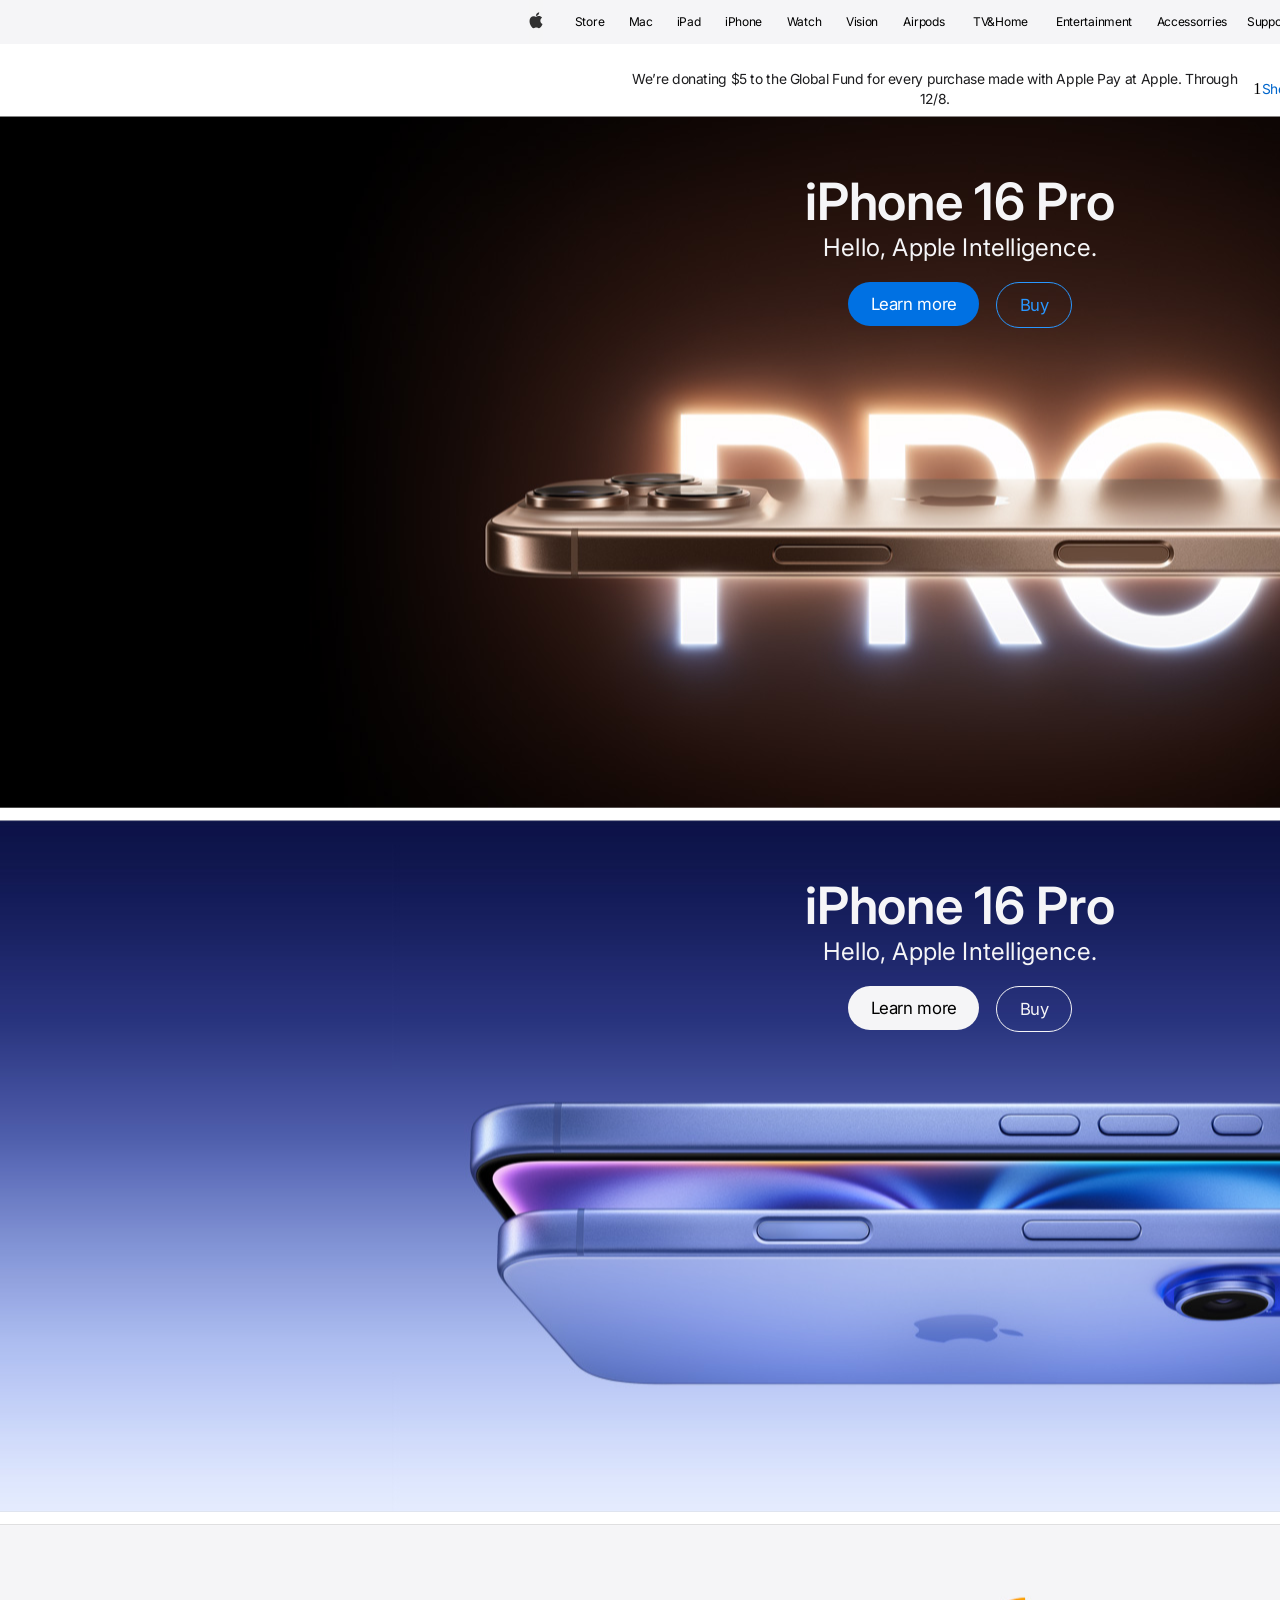
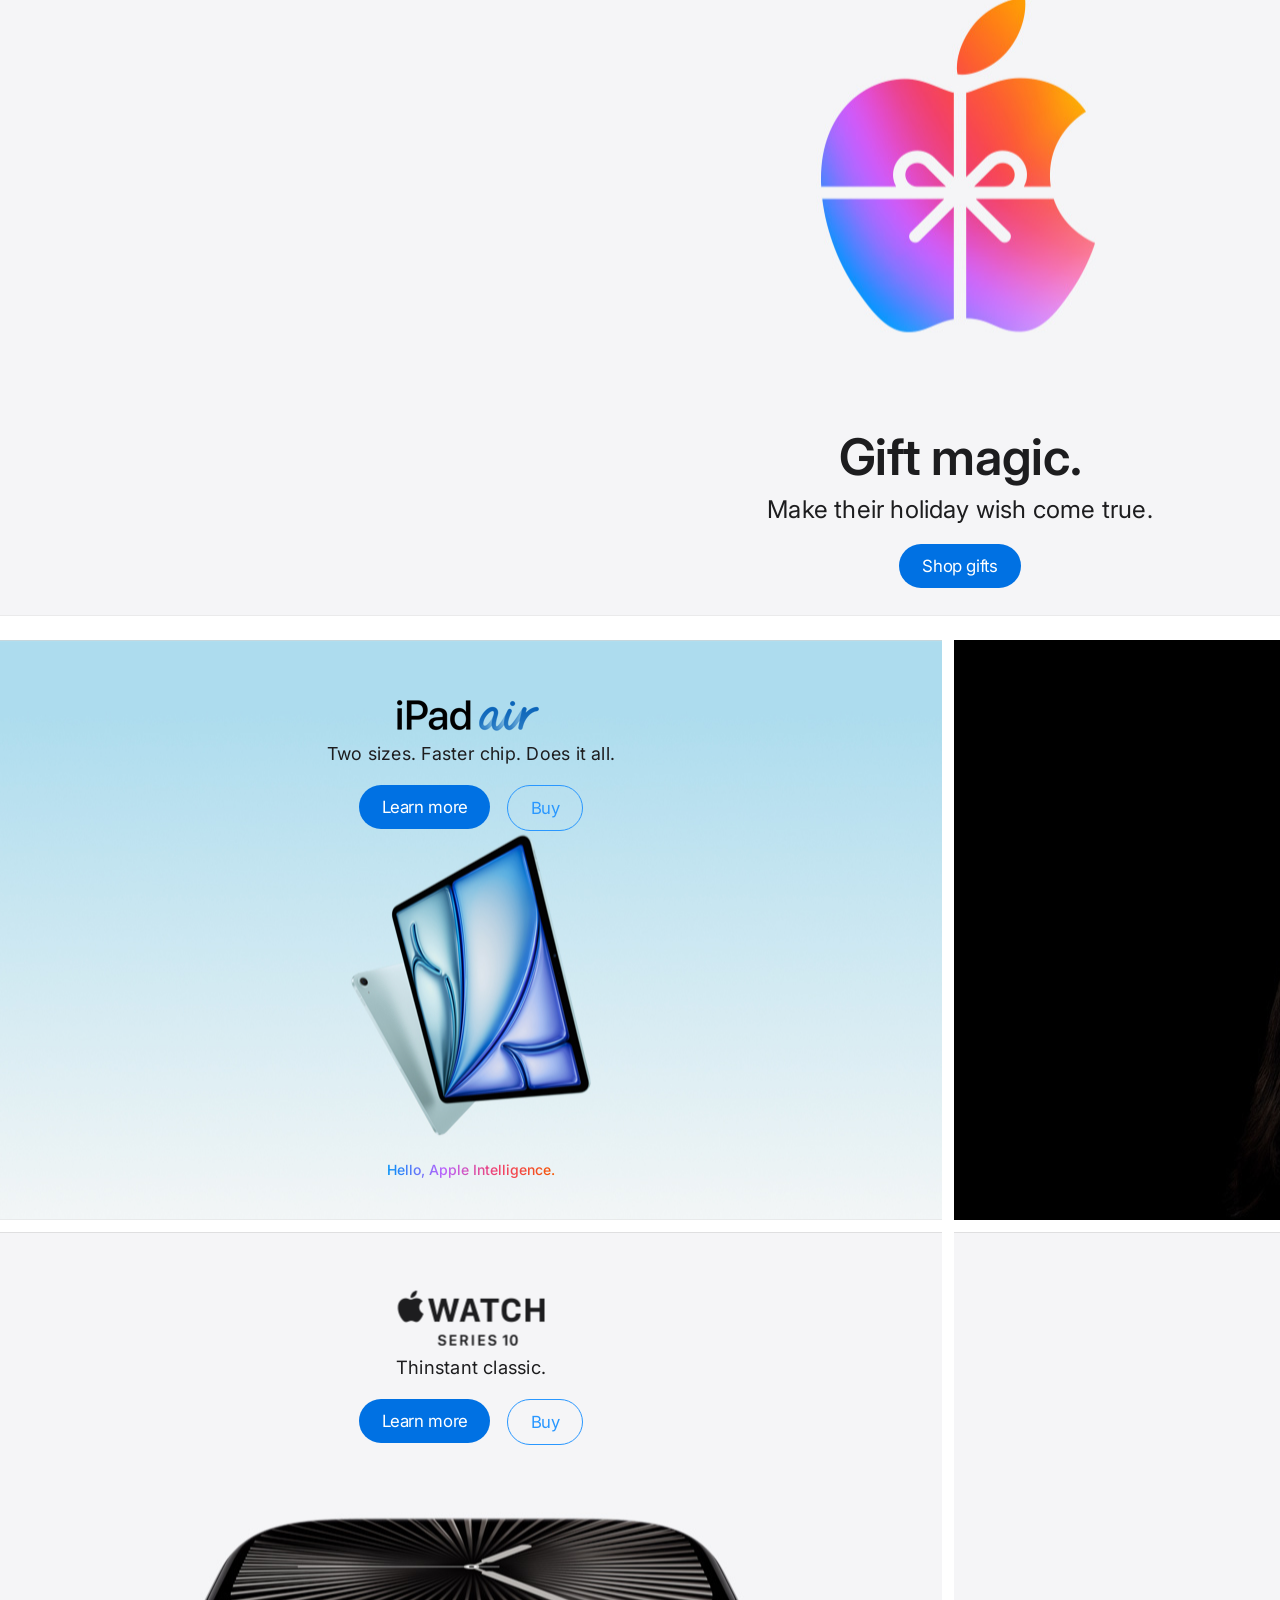
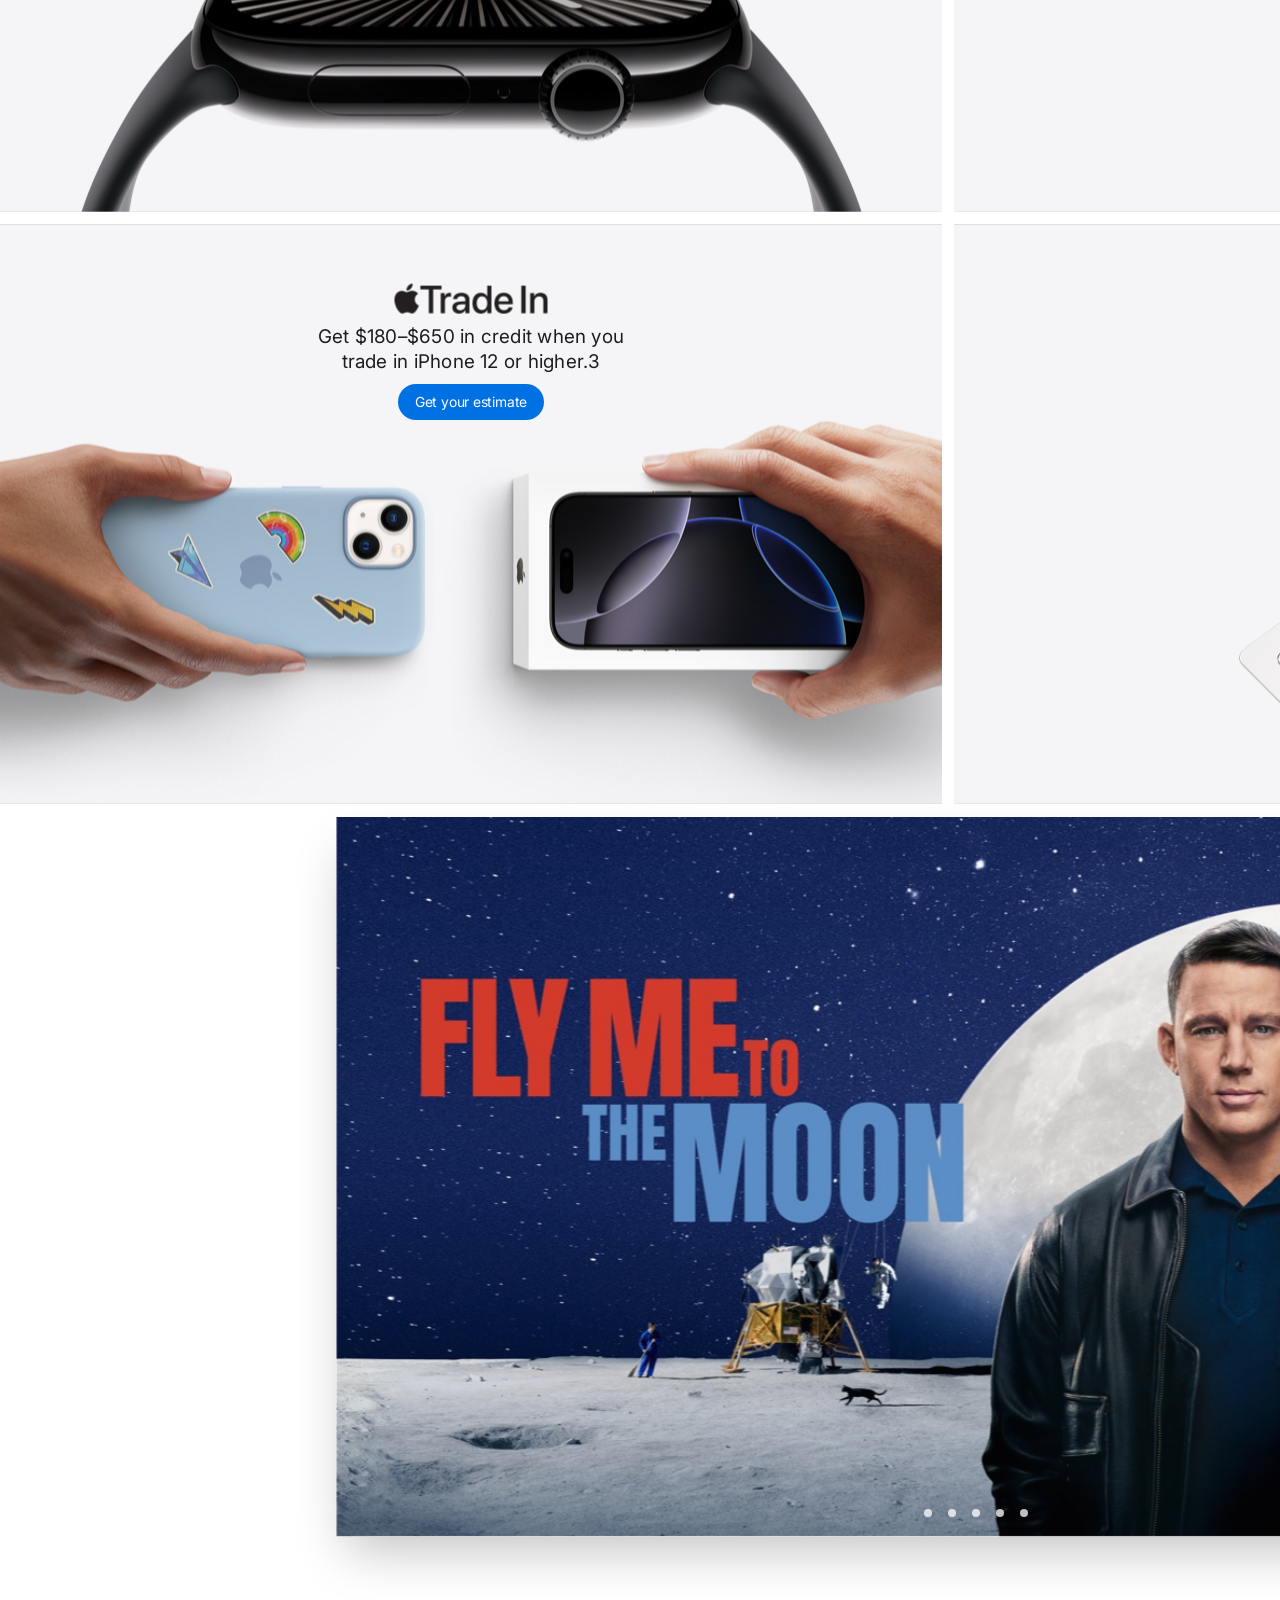
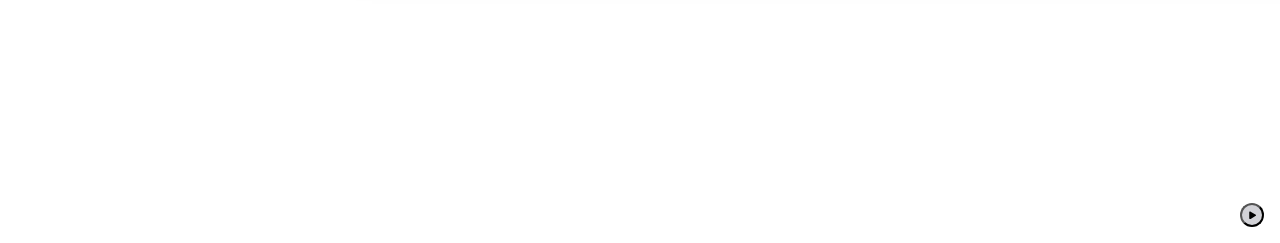
<file: apple-header.html>
<!DOCTYPE html>
<html lang="en">
  <head>
    <meta charset="UTF-8" />
    <meta name="viewport" content="width=device-width, initial-scale=1.0" />
    <title>Document</title>
    <link rel="stylesheet" href="style.css" />
    <link rel="preconnect" href="https://fonts.googleapis.com" />
    <link rel="preconnect" href="https://fonts.gstatic.com" crossorigin />
    <link
      href="https://fonts.googleapis.com/css2?family=Inter:ital,opsz,wght@0,14..32,100..900;1,14..32,100..900&family=Montserrat:ital,wght@0,100..900;1,100..900&family=Roboto:ital,wght@0,100;0,300;0,400;0,500;0,700;0,900;1,100;1,300;1,400;1,500;1,700;1,900&display=swap"
      rel="stylesheet"
    />
  </head>
  <body>
    <nav class="navbar">
      <header class="header">
        <a href="https://www.apple.com/" class="item-apple">
          <svg
            class="item"
            xmlns="http://www.w3.org/2000/svg"
            width="14"
            height="44"
            viewBox="0 0 14 44"
            fill="none"
          >
            <path
              d="M13.0729 17.6825C12.5521 18.0014 12.1206 18.4473 11.8189 18.9783C11.5173 19.5094 11.3553 20.1083 11.3481 20.719C11.3502 21.4064 11.5538 22.078 11.9339 22.6508C12.3139 23.2236 12.8535 23.6723 13.486 23.9413C13.2367 24.7459 12.8676 25.5084 12.3912 26.2031C11.7096 27.1843 10.9969 28.1654 9.91254 28.1654C8.82814 28.1654 8.54924 27.5354 7.29954 27.5354C6.08084 27.5354 5.64704 28.1861 4.65554 28.1861C3.66404 28.1861 2.97214 27.2772 2.17684 26.1618C1.12631 24.5993 0.548948 22.7668 0.514038 20.8842C0.514038 17.7858 2.52804 16.1437 4.51094 16.1437C5.56444 16.1437 6.44234 16.8356 7.10334 16.8356C7.73334 16.8356 8.71454 16.1023 9.91254 16.1023C10.5285 16.0864 11.1389 16.2223 11.69 16.4978C12.2412 16.7734 12.7161 17.1802 13.0729 17.6825ZM9.34454 14.7907C9.87264 14.1695 10.1716 13.3859 10.1914 12.5707C10.1923 12.4633 10.1819 12.356 10.1604 12.2507C9.2533 12.3393 8.41444 12.7717 7.81594 13.4591C7.28275 14.0556 6.97254 14.8183 6.93804 15.6176C6.93844 15.7148 6.94883 15.8117 6.96904 15.9068C7.04055 15.9204 7.11316 15.9273 7.18594 15.9275C7.60401 15.8943 8.01095 15.7763 8.38204 15.5809C8.75312 15.3855 9.08058 15.1166 9.34454 14.7907Z"
              fill="black"
              fill-opacity="0.8"
            />
          </svg>
        </a>
        <a
          href="https://www.apple.com/store"
          class="text-header"
          style="width: 30px"
          >Store</a
        >
        <a
          href="https://www.apple.com/mac/"
          class="text-header"
          style="width: 24px"
          >Mac</a
        >
        <a
          href="https://www.apple.com/ipad/"
          class="text-header"
          style="width: 24px"
          >iPad</a
        >
        <a
          href="https://www.apple.com/iphone/"
          class="text-header"
          style="width: 38px"
          >iPhone</a
        >
        <a
          href="https://www.apple.com/watch/"
          class="text-header"
          style="width: 35px"
          >Watch</a
        >
        <a
          href="https://www.apple.com/apple-vision-pro/"
          class="text-header"
          style="width: 33px"
          >Vision</a
        >
        <a
          href="https://www.apple.com/airpods/"
          class="text-header"
          style="width: 43px"
          >Airpods</a
        >
        <a
          href="https://www.apple.com/tv-home/"
          class="text-header"
          style="width: 62px"
          >TV&Home</a
        >
        <a
          href="https://www.apple.com/services/"
          class="text-header"
          style="width: 77px"
          >Entertainment</a
        >
        <a
          href="https://www.apple.com/shop/accessories/all"
          class="text-header"
          style="width: 66px"
          >Accessorries</a
        >
        <a
          href="https://support.apple.com/"
          class="text-header"
          style="width: 44px"
          >Support</a
        >
        <div class="item2"><img src="./SVG (1).svg" alt="" /></div>
        <div class="item">
          <button class="item-apple">
            <img class="item" src="./SVG (2).svg" alt="" />
          </button>
        </div>
      </header>
    </nav>
    <section>
      <div class="main">
        <div class="section-neg">
          <p class="ehnii-ug">
            We’re donating $5 to the Global Fund for every purchase made with
            Apple Pay at Apple. Through 12/8.
          </p>
          <div class="superscrit">
            <p class="superscrit-text">1</p>
          </div>
          <div class="link-shop-product">
            <p class="text-shop">Shop</p>
            <svg
              class="svg-icon"
              xmlns="http://www.w3.org/2000/svg"
              width="7"
              height="14"
              viewBox="0 0 7 14"
              fill="none"
            >
              <path
                d="M5.16537 7.01925C5.16537 7.15645 5.11392 7.27649 5.01103 7.37939L2.08495 10.299C1.99492 10.3891 1.88345 10.4341 1.75054 10.4341C1.61763 10.4341 1.50402 10.388 1.4097 10.2958C1.31538 10.2036 1.26822 10.0911 1.26822 9.95819C1.26822 9.82529 1.31752 9.70953 1.41613 9.61092L4.01423 7.01925L1.41613 4.42758C1.31752 4.32898 1.26822 4.21322 1.26822 4.08031C1.26822 3.94741 1.31538 3.83487 1.4097 3.74269C1.50402 3.65051 1.61763 3.60442 1.75054 3.60442C1.88345 3.60442 1.99492 3.64944 2.08495 3.73947L5.01103 6.65912C5.11392 6.76202 5.16537 6.88206 5.16537 7.01925Z"
                fill="#0066CC"
              />
            </svg>
          </div>
        </div>
        <div class="section-hoyr">
          <div class="section-hoyr-background-neg">
            <div class="section-hoyr-zurag">
              <div class="background-neg-link">
                <p class="iphone">iPhone 16 Pro</p>
                <p class="helloapple">Hello, Apple Intelligence.</p>
                <div class="linkk">
                  <div class="background-neg-link-hoyr">
                    <a href="https://www.apple.com/iphone-16-pro/" class="learn"
                      >Learn more</a
                    >
                  </div>
                  <div class="background-neg-link-gurav">
                    <a
                      href="https://www.apple.com/shop/buy-iphone/iphone-16-pro"
                      class="buy"
                      >Buy</a
                    >
                  </div>
                </div>
              </div>
            </div>
          </div>
          <div class="section-hoyr-background-hoyr">
            <div class="zurag-tsenher">
              <div class="background-neg-link">
                <p class="iphone">iPhone 16 Pro</p>
                <p class="helloapple">Hello, Apple Intelligence.</p>
                <div class="linkk">
                  <div class="background-neg-link-hoyrt">
                    <a href="https://www.apple.com/iphone-16/" class="learnt"
                      >Learn more</a
                    >
                  </div>
                  <div class="background-neg-link-guravt">
                    <a
                      href="https://www.apple.com/shop/buy-iphone/iphone-16"
                      class="buyt"
                      >Buy</a
                    >
                  </div>
                </div>
              </div>
            </div>
          </div>
          <div class="section-hoyr-background-gurav">
            <div class="zurag-tsagaan">
              <div class="shbackground-gurav-link">
                <div class="giftmake">
                  <h2 class="gift">Gift magic.</h2>
                  <p class="maketheir">Make their holiday wish come true.</p>
                </div>
                <div class="shopgif">
                  <a class="shopgift" href="https://www.apple.com/store"
                    >Shop gifts</a
                  >
                </div>
              </div>
            </div>
          </div>
        </div>
        <div class="section-gurav">
          <div class="inlineneg">
            <span class="s-gurav-bneg">
              <div class="zuragipad">
                <div class="ipad-text">
                  <div class="ipadair"></div>
                  <p class="twos">Two sizes. Faster chip. Does it all.</p>

                  <div class="linkk">
                    <div class="background-neg-link-hoyr">
                      <a href="https://www.apple.com/ipad-air/" class="learn"
                        >Learn more</a
                      >
                    </div>
                    <div class="background-neg-link-gurav">
                      <a
                        href="https://www.apple.com/shop/buy-ipad/ipad-air"
                        class="buy"
                        >Buy</a
                      >
                    </div>
                  </div>
                  <p class="hllo">Hello, Apple Intelligence.</p>
                </div>
              </div>
            </span>
            <span class="s-gurav-bhoyr">
              <div class="zuragairpod">
                <div class="airpodlink">
                  <p class="airtext">AirPods Pro 2</p>
                  <p class="podtext">Now with a Hearing Aid feature.2</p>
                </div>
                <div class="linkk">
                  <div class="background-neg-link-hoyr">
                    <a
                      href="https://www.apple.com/airpods-pro/hearing-health/"
                      class="learn"
                      >Learn more</a
                    >
                  </div>
                  <div class="background-neg-link-gurav">
                    <a
                      href="https://www.apple.com/shop/buy-airpods/airpods-pro-2"
                      class="buy"
                      >Buy</a
                    >
                  </div>
                </div>
              </div>
            </span>
          </div>
          <div class="inlineneg">
            <span class="s-gurav-bgurav">
              <div class="zuragwatch">
                <div class="watchlink">
                  <div class="watchtext"></div>
                  <p class="thins">Thinstant classic.</p>
                </div>
                <div class="linkk">
                  <div class="background-neg-link-hoyr">
                    <a
                      href="https://www.apple.com/apple-watch-series-10/"
                      class="learn"
                      >Learn more</a
                    >
                  </div>
                  <div class="background-neg-link-gurav">
                    <a
                      href="https://www.apple.com/shop/buy-watch/apple-watch"
                      class="buy"
                      >Buy</a
                    >
                  </div>
                </div>
              </div>
            </span>
            <span class="s-gurav-bduruv">
              <div class="zuragmac">
                <div class="maclink">
                  <p class="macair">MacBook Air</p>
                  <p class="lean">Lean. Mean. M3 machine.</p>
                </div>
                <div class="linkk">
                  <div class="background-neg-link-hoyr">
                    <a href="https://www.apple.com/macbook-air/" class="learn"
                      >Learn more</a
                    >
                  </div>
                  <div class="background-neg-link-gurav">
                    <a
                      href="https://www.apple.com/shop/buy-mac/macbook-air"
                      class="buy"
                      >Buy</a
                    >
                  </div>
                </div>
              </div>
            </span>
          </div>
          <div class="inlineneg">
            <div class="s-gurav-btav">
              <div class="tradezurag">
                <div class="tradelink">
                  <div class="trd"></div>
                  <p class="tradetext">
                    Get $180–$650 in credit when you trade in iPhone 12 or
                    higher.3
                  </p>
                  <div class="get">
                    <a href="https://www.apple.com/shop/trade-in" class="esti"
                      >Get your estimate</a
                    >
                  </div>
                </div>
              </div>
            </div>
            <div class="s-gurav-bzurgaa">
              <div class="cardzurag">
                <div class="cardlink">
                  <div class="crd"></div>
                  <p class="cardtext">
                    Get up to 3% Daily Cash back with every purchase.
                  </p>
                </div>
                <div class="linkk">
                  <div class="background-neg-link-hoyr">
                    <a href="https://www.apple.com/apple-card/" class="learn"
                      >Learn more</a
                    >
                  </div>
                  <div class="background-neg-link-guravta">
                    <a
                      href="https://idmsa.apple.com/IDMSWebAuth/signin?appIdKey=c604dd608c66db70f63a3f3229173240bcf3c9bf815233bc0b50821cf9467e40&mandateSecurityUpgrade=true&path=%2Fapply%2Fapplication%3FreferrerE%3DY2lkJTNEYXB5LTIwMC0xMDAwMDAzNg%3D%3D%26start%3Dfalse&view=2&rv=5"
                      class="apply"
                      >Apply now</a
                    >
                  </div>
                </div>
              </div>
            </div>
          </div>
        </div>
        <div class="section-duruv">
          <section class="container">
            <div class="slder-wrapper">
              <div class="slder">
                <img id="slde-1" src="kinoneg.png" alt="" />
                <img id="slde-2" src="kinohoyr.jpg" alt="" />
                <img id="slde-3" src="kinogurav.jpg" alt="" />
                <img id="slde-4" src="kinoduruv.jpg" alt="" />
                <img id="slde-5" src="kinotav.jpg" alt="" />
              </div>
              <div class="slder-nav">
                <a href="#slde-1"></a>
                <a href="#slde-2"></a>
                <a href="#slde-3"></a>
                <a href="#slde-4"></a>
                <a href="#slde-5"></a>
              </div>
            </div>
          </section>
        </div>
        <div class="section-tav">
          <div
            class="slider"
            style="--width: 417px; --height: 236px; --quantity: 5"
          >
            <div class="list">
              <div class="item" style="--position: 1">
                <div class="zuragn">
                  <p class="textback">Improve Your Posture with Pilates</p>
                  <div class="boxneg">
                    <div class="textwatch">
                      <a
                        href="https://fitness.apple.com/us/studio-collection/calm-meditations-with-visualization/1770635185?itscg=10000&itsct=afp-apl_hp-watch_now--240326"
                        class="textwatchnow"
                        >Watch Now</a
                      >
                    </div>
                  </div>
                </div>
              </div>

              <div class="item" style="--position: 2">
                <div class="zuragh">
                  <div class="Kim">
                    <p class="textkim" style="width: 119.76px">
                      Strength with Kim
                    </p>
                    <svg
                      class="svgkim"
                      xmlns="http://www.w3.org/2000/svg"
                      width="78"
                      height="15"
                      viewBox="0 0 78 15"
                      fill="none"
                    >
                      <path
                        d="M13.667 14.5808V1.89516H21.5881V3.59155H15.636V7.60941H21.0863V9.27107H15.636V14.5808H13.667ZM22.9147 2.88834C22.9147 2.28236 23.4061 1.79793 24.0138 1.79793C24.6198 1.79793 25.1129 2.28236 25.1129 2.88834C25.1129 3.48564 24.6215 3.97875 24.0138 3.97875C23.4061 3.97875 22.9147 3.48737 22.9147 2.88834ZM23.064 5.33309H24.9636V14.5808H23.064V5.33309ZM29.6551 3.14358V5.33309H31.4123V6.83675H29.6551V11.9346C29.6551 12.735 30.0058 13.0945 30.7802 13.0945C30.973 13.0945 31.282 13.0771 31.4036 13.0511V14.5547C31.1935 14.6068 30.7716 14.6433 30.3479 14.6433C28.4761 14.6433 27.7451 13.9314 27.7451 12.1464V6.83675H26.3995V5.33309H27.7451V3.14358H29.6551ZM33.0062 5.33309H34.8172V6.88015H34.8606C35.3624 5.82447 36.3469 5.17508 37.7707 5.17508C39.8109 5.17508 40.9794 6.47559 40.9794 8.59391V14.5808H39.0712V8.96374C39.0712 7.57468 38.4201 6.8107 37.1022 6.8107C35.7652 6.8107 34.904 7.76047 34.904 9.19294V14.5825H33.0045V5.33309H33.0062ZM50.5587 11.8634C50.2948 13.5511 48.6956 14.7561 46.5773 14.7561C43.8617 14.7561 42.2174 12.9191 42.2174 10.0003C42.2174 7.09893 43.8878 5.16466 46.4992 5.16466C49.0655 5.16466 50.6664 6.97565 50.6664 9.77982V10.4309H44.1343V10.5455C44.1343 12.1534 45.1014 13.2177 46.6225 13.2177C47.7042 13.2177 48.5046 12.6725 48.7581 11.8634H50.5587ZM44.1413 9.10439H48.7651C48.7217 7.68928 47.824 6.6961 46.4974 6.6961C45.1692 6.6961 44.2368 7.70664 44.1413 9.10439ZM55.5159 5.1664C57.669 5.1664 59.0667 6.36273 59.1292 8.0678H57.3443C57.2384 7.17186 56.5803 6.60929 55.5159 6.60929C54.488 6.60929 53.8022 7.11108 53.8022 7.84902C53.8022 8.42896 54.2241 8.82484 55.226 9.05403L56.7296 9.39609C58.6205 9.83538 59.341 10.5733 59.341 11.9103C59.341 13.598 57.7679 14.7579 55.5871 14.7579C53.2743 14.7579 51.8853 13.624 51.7099 11.8651H53.5903C53.7657 12.8323 54.4255 13.3063 55.5854 13.3063C56.7279 13.3063 57.4311 12.8323 57.4311 12.0752C57.4311 11.4779 57.089 11.1255 56.0768 10.8963L54.5731 10.5455C52.8142 10.141 51.9443 9.29712 51.9443 7.95147C51.9478 6.30022 53.3889 5.1664 55.5159 5.1664ZM64.1038 5.1664C66.2568 5.1664 67.6546 6.36273 67.7171 8.0678H65.9321C65.8262 7.17186 65.1681 6.60929 64.1038 6.60929C63.0759 6.60929 62.39 7.11108 62.39 7.84902C62.39 8.42896 62.812 8.82484 63.8138 9.05403L65.3175 9.39609C67.2083 9.83538 67.9289 10.5733 67.9289 11.9103C67.9289 13.598 66.3558 14.7579 64.175 14.7579C61.8622 14.7579 60.4731 13.624 60.2978 11.8651H62.1782C62.3536 12.8323 63.0134 13.3063 64.1732 13.3063C65.3157 13.3063 66.0189 12.8323 66.0189 12.0752C66.0189 11.4779 65.6769 11.1255 64.6646 10.8963L63.161 10.5455C61.4021 10.141 60.5322 9.29712 60.5322 7.95147C60.5339 6.30022 61.9768 5.1664 64.1038 5.1664ZM74.3464 14.5929H72.6153V10.8251H69.028V9.11133H72.6153V5.34524H74.3464V9.11133H77.9423V10.8251H74.3464V14.5929ZM7.63676 3.1349C8.11772 2.55323 8.44068 1.7441 8.35213 0.940186C7.66107 0.967967 6.82416 1.40031 6.32757 1.98198C5.88307 2.49593 5.4924 3.32069 5.59832 4.10898C6.36924 4.16801 7.15754 3.71657 7.63676 3.1349ZM8.33476 4.26178C7.20268 4.17843 6.24249 4.8938 5.7077 4.8938C5.16423 4.8938 4.32559 4.27914 3.43833 4.2965C2.27152 4.31386 1.19673 4.9754 0.594227 6.02067C-0.617728 8.12336 0.285161 11.2401 1.46586 12.9469C2.04406 13.7803 2.73164 14.7214 3.63627 14.6867C4.50617 14.6519 4.83607 14.1241 5.88828 14.1241C6.9405 14.1241 7.23741 14.6867 8.15766 14.671C9.09527 14.6537 9.6891 13.8202 10.2621 12.9816C10.9254 12.0145 11.198 11.0769 11.2136 11.0265C11.1928 11.0178 9.38698 10.325 9.36961 8.2449C9.35399 6.50511 10.7899 5.66993 10.8542 5.62826C10.0381 4.42673 8.77926 4.29477 8.33476 4.26178Z"
                        fill="black"
                      />
                    </svg>
                  </div>
                  <div class="boxhoyr">
                    <div class="textwatch">
                      <a
                        href="https://fitness.apple.com/us/studio-collection/calm-meditations-with-visualization/1770635185?itscg=10000&itsct=afp-apl_hp-watch_now--240326"
                        class="textwatchnow"
                        >Watch Now</a
                      >
                    </div>
                  </div>
                </div>
              </div>
              <div class="item" style="--position: 3">
                <div class="zuragg">
                  <div class="nba">
                    <p class="textnba">NBA 2K25 Arcade Edition</p>
                    <svg
                      class="svgarcade"
                      xmlns="http://www.w3.org/2000/svg"
                      width="68"
                      height="15"
                      viewBox="0 0 68 15"
                      fill="none"
                    >
                      <path
                        d="M20.7099 11.1208H15.8198L14.6469 14.5894H12.575L17.2069 1.75826H19.3579L23.9898 14.5894H21.8828L20.7099 11.1208ZM16.3272 9.52089H20.2024L18.2903 3.8921H18.2376L16.3272 9.52089ZM25.082 5.23388H26.9133V6.82504H26.9572C27.268 5.7309 28.1038 5.08284 29.2065 5.08284C29.4822 5.08284 29.7227 5.12675 29.8649 5.15485V6.94271C29.7139 6.88124 29.3768 6.83558 29.0028 6.83558C27.7667 6.83558 27.0029 7.66277 27.0029 8.98699V14.5894H25.082V5.23388ZM36.8884 8.45309C36.6935 7.45729 35.9455 6.66522 34.6936 6.66522C33.2081 6.66522 32.2318 7.90162 32.2318 9.91077C32.2318 11.9656 33.2186 13.1563 34.7129 13.1563C35.8946 13.1563 36.6689 12.5065 36.8902 11.4229H38.7391C38.5336 13.4145 36.9428 14.7668 34.6936 14.7668C32.0176 14.7668 30.2758 12.935 30.2758 9.91253C30.2758 6.94271 32.0176 5.06704 34.676 5.06704C37.0851 5.06704 38.5512 6.61429 38.7215 8.45484L36.8884 8.45309ZM39.7259 11.9305C39.7259 10.2936 40.9796 9.28906 43.2025 9.16437L45.7625 9.01333V8.29327C45.7625 7.25357 45.0602 6.6301 43.8873 6.6301C42.7758 6.6301 42.0822 7.164 41.9137 7.99997H40.0999C40.207 6.31046 41.6468 5.06528 43.9575 5.06528C46.2243 5.06528 47.6729 6.2648 47.6729 8.14223V14.5894H45.8328V13.0509H45.7889C45.2463 14.0906 44.0646 14.7492 42.8373 14.7492C41.0059 14.7492 39.7259 13.6112 39.7259 11.9305ZM45.7625 11.0857V10.3481L43.4606 10.4903C42.314 10.5711 41.6643 11.0769 41.6643 11.8778C41.6643 12.6962 42.3403 13.2301 43.371 13.2301C44.7125 13.2283 45.7625 12.3045 45.7625 11.0857ZM49.0232 9.91253C49.0232 6.96027 50.5876 5.0846 52.9352 5.0846C54.2767 5.0846 55.3443 5.76075 55.8693 6.79167H55.9044V1.75826H57.8341V14.5894H55.9658V12.9983H55.9307C55.3794 14.0643 54.3136 14.7492 52.9528 14.7492C50.5876 14.7492 49.0232 12.863 49.0232 9.91253ZM50.988 9.91253C50.988 11.8866 51.9396 13.123 53.4602 13.123C54.9351 13.123 55.9219 11.869 55.9219 9.91253C55.9219 7.97363 54.9351 6.70211 53.4602 6.70211C51.9396 6.70211 50.988 7.94729 50.988 9.91253ZM67.6529 11.8409C67.386 13.548 65.7688 14.7668 63.6267 14.7668C60.8805 14.7668 59.2177 12.9087 59.2177 9.95644C59.2177 7.02174 60.9068 5.06528 63.5477 5.06528C66.1428 5.06528 67.7617 6.89705 67.7617 9.73339V10.392H61.1562V10.5079C61.1562 12.1342 62.1342 13.2108 63.6723 13.2108C64.7662 13.2108 65.5739 12.6593 65.832 11.8409C65.8303 11.8409 67.6529 11.8409 67.6529 11.8409ZM61.1632 9.04846H65.8391C65.7952 7.61711 64.8874 6.61254 63.5459 6.61254C62.2044 6.61254 61.2615 7.63467 61.1632 9.04846ZM7.72703 3.01047C8.20638 2.40983 8.53297 1.60371 8.44693 0.780029C7.74459 0.815154 6.88773 1.24368 6.39082 1.84432C5.94483 2.3589 5.55152 3.19839 5.65336 3.9887C6.44174 4.05719 7.23012 3.59354 7.72703 3.01047ZM8.43816 4.14149C7.29333 4.073 6.31883 4.7913 5.77276 4.7913C5.22493 4.7913 4.38738 4.17486 3.48311 4.19242C2.30493 4.20999 1.21102 4.8756 0.612276 5.93638C-0.618584 8.05793 0.287441 11.2051 1.48494 12.9315C2.06613 13.7868 2.76672 14.7282 3.68855 14.693C4.56121 14.6597 4.90185 14.1275 5.96239 14.1275C7.02117 14.1275 7.32845 14.693 8.25203 14.6755C9.20898 14.6579 9.80773 13.8202 10.3889 12.9649C11.0561 11.9902 11.3283 11.0488 11.3459 10.9979C11.3283 10.9803 9.50045 10.2796 9.48289 8.1756C9.46533 6.41408 10.9192 5.57635 10.9859 5.52366C10.1642 4.3136 8.88239 4.17662 8.43816 4.14149Z"
                        fill="black"
                      />
                    </svg>
                  </div>
                  <div class="boxgurav">
                    <div class="textwatch">
                      <a
                        href="https://fitness.apple.com/us/studio-collection/calm-meditations-with-visualization/1770635185?itscg=10000&itsct=afp-apl_hp-watch_now--240326"
                        class="textwatchnow"
                        >Play Now</a
                      >
                    </div>
                  </div>
                </div>
              </div>
              <div class="item" style="--position: 4">
                <div class="zuragd">
                  <div class="dotorgurav">
                    <img src="rnb.jpeg" alt="" class="jijig" />
                    <div class="rnb">
                      <p class="rnbnow">R&B Now</p>
                      <svg
                        class="svgapp"
                        xmlns="http://www.w3.org/2000/svg"
                        width="59"
                        height="15"
                        viewBox="0 0 59 15"
                        fill="none"
                      >
                        <path
                          d="M24.7387 14.5918V5.2358H24.6778L20.8458 14.5918H19.384L15.5398 5.2358H15.4789V14.5918H13.6812V1.87934H15.9627L20.0766 12.0096H20.1479L24.2532 1.87934H26.5433V14.5918H24.7387ZM36.4818 14.5918H34.658V13.024H34.6145C34.1029 14.1342 33.1614 14.7588 31.7431 14.7588C29.7262 14.7588 28.4924 13.4469 28.4924 11.3223V5.3228H30.3962V10.9517C30.3962 12.3611 31.0662 13.118 32.3783 13.118C33.7531 13.118 34.5815 12.1662 34.5815 10.722V5.3228H36.4853L36.4818 14.5918ZM41.6973 5.15576C43.8552 5.15576 45.2561 6.35462 45.3187 8.0633H43.5298C43.4236 7.16546 42.7641 6.6017 41.6973 6.6017C40.6671 6.6017 39.9797 7.10456 39.9797 7.84406C39.9797 8.42522 40.4026 8.82194 41.4067 9.05162L42.9137 9.3944C44.8088 9.83462 45.531 10.5741 45.531 11.9139C45.531 13.6052 43.9544 14.7675 41.7687 14.7675C39.4507 14.7675 38.0585 13.6313 37.8827 11.8687H39.7691C39.9449 12.8379 40.6062 13.3129 41.7687 13.3129C42.9137 13.3129 43.6185 12.8379 43.6185 12.0792C43.6185 11.4807 43.2757 11.1274 42.2611 10.8978L40.7541 10.5463C38.9912 10.1409 38.1194 9.29522 38.1194 7.94672C38.1194 6.29198 39.5655 5.15576 41.6973 5.15576ZM46.8606 2.88332C46.8484 2.27258 47.3339 1.76798 47.9448 1.7558C48.5556 1.74362 49.0602 2.22908 49.0724 2.83982C49.0846 3.45056 48.5991 3.95516 47.9883 3.96734C47.9796 3.96734 47.9709 3.96734 47.9622 3.96734C47.3583 3.97082 46.8658 3.4871 46.8606 2.88332ZM47.0103 5.3228H48.9141V14.59H47.0103V5.3228ZM56.947 8.51222C56.7538 7.52564 56.0125 6.7409 54.7717 6.7409C53.2995 6.7409 52.3319 7.96586 52.3319 9.95642C52.3319 11.9922 53.3099 13.1719 54.7909 13.1719C55.962 13.1719 56.7295 12.5281 56.9487 11.4546H58.7812C58.5776 13.4277 57.001 14.7675 54.7717 14.7675C52.1196 14.7675 50.3933 12.9527 50.3933 9.95816C50.3933 7.01582 52.1196 5.1575 54.7543 5.1575C57.1419 5.1575 58.595 6.69044 58.7638 8.51396L56.947 8.51222ZM7.63738 3.11996C8.15249 2.504 8.4083 1.7123 8.35087 0.910156C7.56081 0.984976 6.82991 1.36256 6.31306 1.9646C5.87104 2.47442 5.48122 3.30614 5.58216 4.08914C6.36352 4.157 7.14489 3.69764 7.63738 3.11996ZM8.34043 4.24052C7.2058 4.17266 6.23997 4.88432 5.69875 4.88432C5.1558 4.88432 4.32571 4.27358 3.42948 4.29098C2.2409 4.32056 1.15847 4.97828 0.584195 6.0188C-0.635712 8.12072 0.262251 11.2388 1.44909 12.9492C2.02511 13.7966 2.71947 14.7292 3.63309 14.6944C4.49799 14.6614 4.8356 14.1342 5.8867 14.1342C6.93606 14.1342 7.2406 14.6944 8.15597 14.677C9.1044 14.6596 9.69782 13.8297 10.2738 12.9823C10.6828 12.382 11.0013 11.726 11.2223 11.0335C11.2049 11.0161 9.39328 10.3218 9.37587 8.2373C9.35847 6.49208 10.7994 5.6621 10.8655 5.6099C10.0528 4.41104 8.78245 4.27532 8.34043 4.24052Z"
                          fill="black"
                        />
                      </svg>
                    </div>
                    <div class="boxduruv">
                      <div class="textwatch">
                        <a
                          href="https://fitness.apple.com/us/studio-collection/calm-meditations-with-visualization/1770635185?itscg=10000&itsct=afp-apl_hp-watch_now--240326"
                          class="textwatchnow"
                          >Listen Now</a
                        >
                      </div>
                    </div>
                  </div>
                </div>
              </div>
              <div class="item" style="--position: 5">
                <div class="zuragt">
                  <img src="idk.jpeg" alt="" class="jijig" />

                  <div class="boxtav">
                    <div class="textwatch">
                      <a
                        href="https://fitness.apple.com/us/studio-collection/calm-meditations-with-visualization/1770635185?itscg=10000&itsct=afp-apl_hp-watch_now--240326"
                        class="textwatchnow"
                        >Listen Now</a
                      >
                    </div>
                  </div>
                </div>
              </div>
            </div>
          </div>
          <div class="buttonpos">
            <button class="playthegallery">
              <img class="buttonplay" src="./image.svg" alt="" />
            </button>
          </div>
        </div>
      </div>
    </section>
  </body>
</html>
</file>
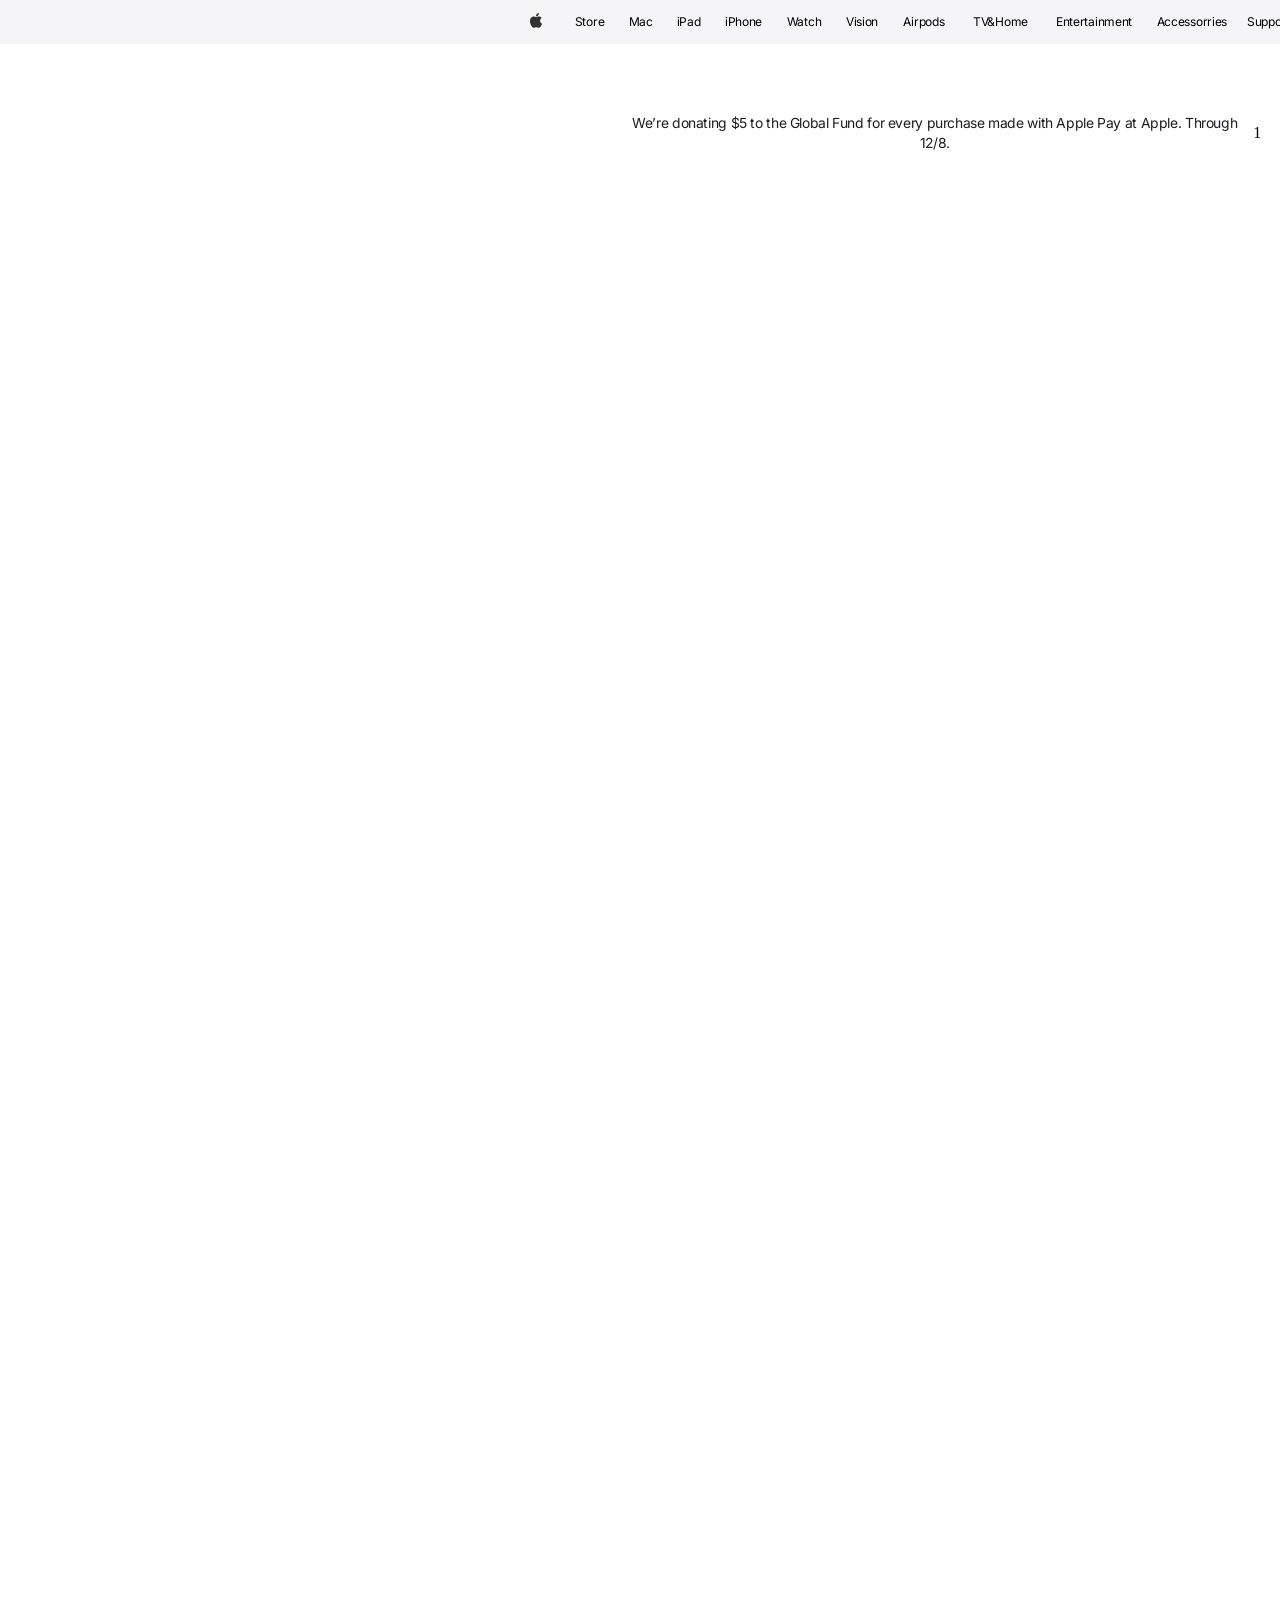
<file: apple-web.html>
<!DOCTYPE html>
<html lang="en">
  <head>
    <meta charset="UTF-8" />
    <meta name="viewport" content="width=device-width, initial-scale=1.0" />
    <title>Document</title>
    <link rel="stylesheet" href="style.css" />
    <link rel="preconnect" href="https://fonts.googleapis.com" />
    <link rel="preconnect" href="https://fonts.gstatic.com" crossorigin />
    <link
      href="https://fonts.googleapis.com/css2?family=Inter:ital,opsz,wght@0,14..32,100..900;1,14..32,100..900&family=Montserrat:ital,wght@0,100..900;1,100..900&family=Roboto:ital,wght@0,100;0,300;0,400;0,500;0,700;0,900;1,100;1,300;1,400;1,500;1,700;1,900&display=swap"
      rel="stylesheet"
    />
  </head>
  <body>
    <header class="header">
      <div class="item-apple">
        <img class="item" src="./SVG.svg" alt="logo" />
      </div>
      <p class="text-header" style="width: 30px">Store</p>
      <p class="text-header" style="width: 24px">Mac</p>
      <p class="text-header" style="width: 24px">iPad</p>
      <p class="text-header" style="width: 38px">iPhone</p>
      <p class="text-header" style="width: 35px">Watch</p>
      <p class="text-header" style="width: 33px">Vision</p>
      <p class="text-header" style="width: 43px">Airpods</p>
      <p class="text-header" style="width: 62px">TV&Home</p>
      <p class="text-header" style="width: 77px">Entertainment</p>
      <p class="text-header" style="width: 66px">Accessorries</p>
      <p class="text-header" style="width: 44px">Support</p>
      <div class="item2"><img src="./SVG (1).svg" alt="" /></div>
      <div class="item">
        <button class="item-apple">
          <img class="item" src="./SVG (2).svg" alt="" />
        </button>
      </div>
    </header>
    <section-neg>
      <!-- <div class="wlight"> -->
      <!-- <div class="frame">
          <div class="html"></div>
        </div> -->
      <!-- <div class="body-paints"></div> -->
      <div class="main">
        <div class="section-neg">
          <p class="ehnii-ug">
            We’re donating $5 to the Global Fund for every purchase made with
            Apple Pay at Apple. Through 12/8.
          </p>
          <div class="superscrit">
            <p class="superscrit-text">1</p>
          </div>
          <div class="link-shop-product">
            <p class="text-shop"></p>
            <svg
              class="svg-icon"
              xmlns="http://www.w3.org/2000/svg"
              width="7"
              height="14"
              viewBox="0 0 7 14"
              fill="none"
            >
              <path
                d="M5.16537 7.01925C5.16537 7.15645 5.11392 7.27649 5.01103 7.37939L2.08495 10.299C1.99492 10.3891 1.88345 10.4341 1.75054 10.4341C1.61763 10.4341 1.50402 10.388 1.4097 10.2958C1.31538 10.2036 1.26822 10.0911 1.26822 9.95819C1.26822 9.82529 1.31752 9.70953 1.41613 9.61092L4.01423 7.01925L1.41613 4.42758C1.31752 4.32898 1.26822 4.21322 1.26822 4.08031C1.26822 3.94741 1.31538 3.83487 1.4097 3.74269C1.50402 3.65051 1.61763 3.60442 1.75054 3.60442C1.88345 3.60442 1.99492 3.64944 2.08495 3.73947L5.01103 6.65912C5.11392 6.76202 5.16537 6.88206 5.16537 7.01925Z"
                fill="#0066CC"
              />
            </svg>
          </div>
        </div>
        <div class="section-hoyr"></div>
        <div class="section-gurav"></div>
        <div class="section-duruv"></div>
        <!-- <div class="section-tav">
            <div class="gallery">
              <div class="link">
                <div class="Background-neg">
                  <div class="gradient"></div>
                  <svg
                    class="svg-neg"
                    xmlns="http://www.w3.org/2000/svg"
                    width="78"
                    height="15"
                    viewBox="0 0 78 15"
                    fill="none"
                  >
                    <path
                      d="M13.667 14.5808V1.89516H21.5881V3.59155H15.636V7.60941H21.0863V9.27107H15.636V14.5808H13.667ZM22.9147 2.88834C22.9147 2.28236 23.4061 1.79793 24.0138 1.79793C24.6198 1.79793 25.1129 2.28236 25.1129 2.88834C25.1129 3.48564 24.6215 3.97875 24.0138 3.97875C23.4061 3.97875 22.9147 3.48737 22.9147 2.88834ZM23.064 5.33309H24.9636V14.5808H23.064V5.33309ZM29.6551 3.14358V5.33309H31.4123V6.83675H29.6551V11.9346C29.6551 12.735 30.0058 13.0945 30.7802 13.0945C30.973 13.0945 31.282 13.0771 31.4036 13.0511V14.5547C31.1935 14.6068 30.7716 14.6433 30.3479 14.6433C28.4761 14.6433 27.7451 13.9314 27.7451 12.1464V6.83675H26.3995V5.33309H27.7451V3.14358H29.6551ZM33.0062 5.33309H34.8172V6.88015H34.8606C35.3624 5.82447 36.3469 5.17508 37.7707 5.17508C39.8109 5.17508 40.9794 6.47559 40.9794 8.59391V14.5808H39.0712V8.96374C39.0712 7.57468 38.4201 6.8107 37.1022 6.8107C35.7652 6.8107 34.904 7.76047 34.904 9.19294V14.5825H33.0045V5.33309H33.0062ZM50.5587 11.8634C50.2948 13.5511 48.6956 14.7561 46.5773 14.7561C43.8617 14.7561 42.2174 12.9191 42.2174 10.0003C42.2174 7.09893 43.8878 5.16466 46.4992 5.16466C49.0655 5.16466 50.6664 6.97565 50.6664 9.77982V10.4309H44.1343V10.5455C44.1343 12.1534 45.1014 13.2177 46.6225 13.2177C47.7042 13.2177 48.5046 12.6725 48.7581 11.8634H50.5587ZM44.1413 9.10439H48.7651C48.7217 7.68928 47.824 6.6961 46.4975 6.6961C45.1692 6.6961 44.2368 7.70664 44.1413 9.10439ZM55.5159 5.1664C57.669 5.1664 59.0667 6.36273 59.1292 8.0678H57.3443C57.2384 7.17186 56.5803 6.60929 55.5159 6.60929C54.488 6.60929 53.8022 7.11108 53.8022 7.84902C53.8022 8.42896 54.2241 8.82484 55.226 9.05403L56.7296 9.39609C58.6205 9.83538 59.341 10.5733 59.341 11.9103C59.341 13.598 57.7679 14.7579 55.5871 14.7579C53.2743 14.7579 51.8853 13.624 51.7099 11.8651H53.5903C53.7657 12.8323 54.4255 13.3063 55.5854 13.3063C56.7279 13.3063 57.4311 12.8323 57.4311 12.0752C57.4311 11.4779 57.089 11.1255 56.0768 10.8963L54.5731 10.5455C52.8142 10.141 51.9443 9.29712 51.9443 7.95147C51.9478 6.30022 53.3889 5.1664 55.5159 5.1664ZM64.1038 5.1664C66.2568 5.1664 67.6546 6.36273 67.7171 8.0678H65.9321C65.8262 7.17186 65.1682 6.60929 64.1038 6.60929C63.0759 6.60929 62.39 7.11108 62.39 7.84902C62.39 8.42896 62.812 8.82484 63.8138 9.05403L65.3175 9.39609C67.2083 9.83538 67.9289 10.5733 67.9289 11.9103C67.9289 13.598 66.3558 14.7579 64.175 14.7579C61.8622 14.7579 60.4731 13.624 60.2978 11.8651H62.1782C62.3536 12.8323 63.0134 13.3063 64.1732 13.3063C65.3157 13.3063 66.019 12.8323 66.019 12.0752C66.019 11.4779 65.6769 11.1255 64.6646 10.8963L63.161 10.5455C61.4021 10.141 60.5322 9.29712 60.5322 7.95147C60.5339 6.30022 61.9768 5.1664 64.1038 5.1664ZM74.3464 14.5929H72.6153V10.8251H69.028V9.11133H72.6153V5.34524H74.3464V9.11133H77.9423V10.8251H74.3464V14.5929ZM7.63676 3.1349C8.11773 2.55323 8.44068 1.7441 8.35213 0.940186C7.66107 0.967967 6.82416 1.40031 6.32757 1.98198C5.88308 2.49593 5.4924 3.32069 5.59832 4.10898C6.36925 4.16801 7.15754 3.71657 7.63676 3.1349ZM8.33477 4.26178C7.20268 4.17843 6.24249 4.8938 5.70771 4.8938C5.16424 4.8938 4.32559 4.27914 3.43833 4.2965C2.27152 4.31386 1.19673 4.9754 0.594229 6.02067C-0.617726 8.12336 0.285163 11.2401 1.46586 12.9469C2.04406 13.7803 2.73165 14.7214 3.63627 14.6867C4.50617 14.6519 4.83607 14.1241 5.88828 14.1241C6.9405 14.1241 7.23741 14.6867 8.15766 14.671C9.09528 14.6537 9.6891 13.8202 10.2621 12.9816C10.9254 12.0145 11.198 11.0769 11.2136 11.0265C11.1928 11.0178 9.38698 10.325 9.36962 8.2449C9.35399 6.50511 10.7899 5.66993 10.8542 5.62826C10.0381 4.42673 8.77927 4.29477 8.33477 4.26178Z"
                      fill="black"
                    />
                  </svg>
                </div>
                <p class="text-neg">Improve Your Posture with Pilates</p>
              </div>
              <div class="link">
                <div class="backgroundhoyr">
                  <svg
                    class="svg-hoyr"
                    xmlns="http://www.w3.org/2000/svg"
                    width="59"
                    height="15"
                    viewBox="0 0 59 15"
                    fill="none"
                  >
                    <path
                      d="M24.7387 14.5918V5.2358H24.6778L20.8458 14.5918H19.384L15.5398 5.2358H15.4789V14.5918H13.6812V1.87934H15.9627L20.0766 12.0096H20.1479L24.2532 1.87934H26.5433V14.5918H24.7387ZM36.4818 14.5918H34.658V13.024H34.6145C34.1029 14.1342 33.1614 14.7588 31.7431 14.7588C29.7262 14.7588 28.4924 13.4469 28.4924 11.3223V5.3228H30.3962V10.9517C30.3962 12.3611 31.0662 13.118 32.3783 13.118C33.7531 13.118 34.5815 12.1662 34.5815 10.722V5.3228H36.4853L36.4818 14.5918ZM41.6973 5.15576C43.8552 5.15576 45.2561 6.35462 45.3187 8.0633H43.5298C43.4236 7.16546 42.7641 6.6017 41.6973 6.6017C40.6671 6.6017 39.9797 7.10456 39.9797 7.84406C39.9797 8.42522 40.4026 8.82194 41.4067 9.05162L42.9137 9.3944C44.8088 9.83462 45.531 10.5741 45.531 11.9139C45.531 13.6052 43.9544 14.7675 41.7687 14.7675C39.4507 14.7675 38.0585 13.6313 37.8827 11.8687H39.7691C39.9449 12.8379 40.6062 13.3129 41.7687 13.3129C42.9137 13.3129 43.6185 12.8379 43.6185 12.0792C43.6185 11.4807 43.2757 11.1274 42.2611 10.8978L40.7541 10.5463C38.9912 10.1409 38.1194 9.29522 38.1194 7.94672C38.1194 6.29198 39.5655 5.15576 41.6973 5.15576ZM46.8606 2.88332C46.8484 2.27258 47.3339 1.76798 47.9448 1.7558C48.5556 1.74362 49.0602 2.22908 49.0724 2.83982C49.0846 3.45056 48.5991 3.95516 47.9883 3.96734C47.9796 3.96734 47.9709 3.96734 47.9622 3.96734C47.3583 3.97082 46.8658 3.4871 46.8606 2.88332ZM47.0103 5.3228H48.9141V14.59H47.0103V5.3228ZM56.947 8.51222C56.7538 7.52564 56.0125 6.7409 54.7717 6.7409C53.2995 6.7409 52.3319 7.96586 52.3319 9.95642C52.3319 11.9922 53.3099 13.1719 54.7909 13.1719C55.962 13.1719 56.7295 12.5281 56.9487 11.4546H58.7812C58.5776 13.4277 57.001 14.7675 54.7717 14.7675C52.1196 14.7675 50.3933 12.9527 50.3933 9.95816C50.3933 7.01582 52.1196 5.1575 54.7543 5.1575C57.1419 5.1575 58.595 6.69044 58.7638 8.51396L56.947 8.51222ZM7.63738 3.11996C8.15249 2.504 8.4083 1.7123 8.35087 0.910156C7.56081 0.984976 6.82991 1.36256 6.31306 1.9646C5.87104 2.47442 5.48122 3.30614 5.58216 4.08914C6.36352 4.157 7.14489 3.69764 7.63738 3.11996ZM8.34043 4.24052C7.2058 4.17266 6.23997 4.88432 5.69875 4.88432C5.1558 4.88432 4.32571 4.27358 3.42948 4.29098C2.2409 4.32056 1.15847 4.97828 0.584195 6.0188C-0.635712 8.12072 0.262251 11.2388 1.44909 12.9492C2.02511 13.7966 2.71947 14.7292 3.63309 14.6944C4.49799 14.6614 4.8356 14.1342 5.8867 14.1342C6.93606 14.1342 7.2406 14.6944 8.15597 14.677C9.1044 14.6596 9.69782 13.8297 10.2738 12.9823C10.6828 12.382 11.0013 11.726 11.2223 11.0335C11.2049 11.0161 9.39328 10.3218 9.37587 8.2373C9.35847 6.49208 10.7994 5.6621 10.8655 5.6099C10.0528 4.41104 8.78245 4.27532 8.34043 4.24052Z"
                      fill="black"
                    />
                  </svg>
                  <img class="img-neg" src="" alt="" />
                </div>
                <p class="text-hoyr">R&B Now</p>
              </div>
              <div class="link"></div>
              <div class="link"></div>
              <div class="link"></div>
              <div class="link"></div>
              <div class="link"></div>
              <div class="link"></div>
              <div class="link"></div>
              <div class="link"></div>
              <div class="link"></div>
              <div class="link"></div>
            </div>
            <div class="button-play"></div>
          </div>
        </div> -->
        <div class="nav-global">
          <div class="list"></div>
        </div>
      </div>
    </section-neg>
  </body>
</html>
</file>
<file: style.css>
* {
  margin: 0;
  text-decoration: none;
}
.background-neg-link-gurav:hover {
  background-color: #0071e3;
}
.background-neg-link-gurav:hover .buy {
  color: #fff;
}
.background-neg-link-guravt:hover {
  background-color: #fff;
}
.background-neg-link-guravt:hover .buyt {
  color: black;
}
.background-neg-link-guravta:hover {
  background-color: #0071e3;
}
.background-neg-link-guravta:hover .apply {
  color: #fff;
}
.navbar {
  position: fixed;
  z-index: 2;
  top: 0px;
  width: 100%;
}
.header {
  display: flex;
  width: 1920px;
  height: 44px;
  justify-content: center;
  align-items: center;
  gap: 24px;
  background: linear-gradient(0deg, #f5f5f7 0%, #f5f5f7 100%), #fff;
}
.item-apple {
  display: flex;
  width: 14px;
  height: 44px;
  flex-shrink: 0;
  padding: 0px 8px;
  flex-direction: column;
  justify-content: center;
  align-items: center;
  flex-shrink: 0;
  border: none;
}
.item {
  display: flex;
  width: 14px;
  height: 44px;
  flex-shrink: 0;
  background: rgba(245, 245, 247, 0.8);
}
.item2 {
  display: flex;
  width: 31px;
  height: 44px;
  padding: 0px 8px;
  flex-direction: column;
  justify-content: center;
  align-items: center;
  flex-shrink: 0;
}
.text-header {
  display: flex;
  flex-direction: column;
  justify-content: center;
  flex-shrink: 0;
  align-self: stretch;
  color: #000;
  text-align: center;
  font-family: Inter;
  font-size: 12px;
  font-style: normal;
  font-weight: 400;
  line-height: 60px; /* 500% */
  letter-spacing: -0.28px;
}

.section-neg {
  margin-top: 63px;
  width: 1920px;
  height: 52.58px;
  background: #fff;
  display: flex;
  align-items: center;
  justify-content: center;
}
.section-hoyr {
  display: flex;
  width: 1920px;
  padding-bottom: 12px;
  flex-direction: column;
  align-items: flex-start;
  gap: 12px;
  border-bottom: 12px solid #fff;
  background: #fff;
}
.section-gurav {
  width: 1896px;
  height: 1776px;
  border-bottom: 12px solid #fff;
  background: #fff;
  gap: 12px;
  display: flex;
  flex-direction: column;
}
.section-duruv {
  display: flex;
  flex-direction: row;
  justify-content: center;
  align-items: center;
  width: 1920px;
  padding-bottom: 12px;
  flex-direction: column;
  align-items: flex-start;
  gap: 12px;
  border-bottom: 12px solid #fff;
  background: #fff;
}
.section-tav {
  width: 1920px;
  height: 292px;
}
.ehnii-ug {
  display: flex;
  width: 637.08px;
  height: 16px;
  flex-direction: column;
  justify-content: center;
  flex-shrink: 0;
  color: #1d1d1f;
  text-align: center;
  font-family: Inter;
  font-size: 13.891px;
  font-style: normal;
  font-weight: 400;
  line-height: 20.59px; /* 148.229% */
  letter-spacing: -0.374px;
}
.superscript {
  display: flex;
  width: 3.31px;
  height: 16px;
  flex-direction: column;
  justify-content: center;
  align-items: center;
  flex-shrink: 0;
}
.superscript-text {
  display: flex;
  width: 3.51px;
  height: 16px;
  flex-direction: column;
  justify-content: center;
  flex-shrink: 0;
  color: #000;
  text-align: center;
  font-family: Inter;
  font-size: 7.109px;
  font-style: normal;
  font-weight: 400;
  line-height: 20.59px; /* 289.618% */
  letter-spacing: -0.374px;
  text-decoration-line: underline;
  text-decoration-style: solid;
  text-decoration-skip-ink: auto;
  text-decoration-thickness: auto;
  text-underline-offset: auto;
  text-underline-position: from-font;
}
.link-shop-product {
  display: flex;
  width: 42.5px;
  justify-content: center;
  align-items: flex-end;
  gap: 4px;
}
.text-shop {
  display: flex;
  width: 32.68px;
  height: 16px;
  flex-direction: column;
  justify-content: center;
  flex-shrink: 0;
  color: #06c;
  text-align: center;
  font-family: Inter;
  font-size: 13.781px;
  font-style: normal;
  font-weight: 400;
  line-height: 20.59px; /* 149.406% */
  letter-spacing: -0.374px;
}
.svg-icon {
  width: 5.82px;
  height: 14px;
  flex-shrink: 0;
}

.section-hoyr-background-neg {
  width: 1920px;
  height: 692px;
  background: #f5f5f7;
}
.section-hoyr-zurag {
  width: 1920px;
  height: 692px;
  flex-shrink: 0;
  background: url(Figure.png) lightgray 0px 0px / 100% 100% no-repeat;
  display: flex;
  justify-content: center;
}

.background-neg-link {
  width: 1920px;
  height: 692px;
  flex-shrink: 0;
  display: flex;
  flex-direction: column;
  align-items: center;
  padding-top: 55px;
}
.shbackground-gurav-link {
  width: 1920px;
  height: 692px;
  flex-shrink: 0;
  display: flex;
  flex-direction: column;
  justify-content: center;
  align-items: center;
  gap: 19px;
}
.iphone {
  display: flex;
  width: 335.11px;
  height: 60px;
  flex-direction: column;
  justify-content: center;
  flex-shrink: 0;
  color: #f5f5f7;
  text-align: center;
  font-family: Inter;
  font-size: 51.406px;
  font-style: normal;
  font-weight: 600;
  line-height: 60px; /* 116.717% */
  letter-spacing: -0.28px;
}
.helloapple {
  display: flex;
  width: 288.89px;
  height: 32px;
  flex-direction: column;
  justify-content: center;
  flex-shrink: 0;
  color: #f5f5f7;
  text-align: center;
  font-family: Inter;
  font-size: 24.281px;
  font-style: normal;
  font-weight: 400;
  line-height: 32px; /* 131.789% */
  letter-spacing: 0.196px;
}
.linkk {
  display: flex;
  flex-direction: row;
  justify-content: center;
  gap: 17.42px;
  padding-top: 19px;
}
.learn {
  display: flex;
  width: 86.92px;
  height: 20px;
  flex-direction: column;
  justify-content: center;
  flex-shrink: 0;
  color: #fff;
  text-align: center;
  font-family: Inter;
  font-size: 16.867px;
  font-style: normal;
  font-weight: 400;
  line-height: 20px; /* 118.573% */
  letter-spacing: -0.374px;
  padding: 0;
  text-decoration: none;
}
.buy {
  display: flex;
  width: 29.4px;
  height: 20px;
  flex-direction: column;
  justify-content: center;
  flex-shrink: 0;
  color: #2997ff;
  text-align: center;
  font-family: Inter;
  font-size: 16.734px;
  font-style: normal;
  font-weight: 400;
  line-height: 20px; /* 119.514% */
  letter-spacing: -0.374px;
  padding: 0;
  text-decoration: none;
}
.helloapple {
  display: flex;
  width: 288.89px;
  height: 32px;
  flex-direction: column;
  justify-content: center;
  flex-shrink: 0;
  color: #f5f5f7;
  text-align: center;
  font-family: Inter;
  font-size: 24.281px;
  font-style: normal;
  font-weight: 400;
  line-height: 32px; /* 131.789% */
  letter-spacing: 0.196px;
}

.background-neg-link-hoyr {
  display: flex;
  width: 130.72px;
  height: 44px;
  padding: 12px 21.8px 12px 22px;
  justify-content: center;
  align-items: center;
  flex-shrink: 0;
  border-radius: 980px;
  background: #0071e3;
  padding: 0;
}
.background-neg-link-gurav {
  display: flex;
  width: 73.2px;
  height: 44px;
  padding: 12px 21.8px 12px 22px;
  justify-content: center;
  align-items: center;
  flex-shrink: 0;
  border-radius: 980px;
  border: 1px solid #2997ff;
  background-color: transparent;
  padding: 0;
}

.section-hoyr-background-hoyr {
  width: 1920px;
  height: 692px;
  background: #f5f5f7;
}
.zurag-tsenher {
  width: 1920px;
  height: 692px;
  flex-shrink: 0;
  background: url(fig.png) lightgray 0px 0px / 100% 100% no-repeat;
  display: flex;
  justify-content: center;
}
.learnt {
  display: flex;
  width: 86.92px;
  height: 20px;
  flex-direction: column;
  justify-content: center;
  flex-shrink: 0;
  color: #000;
  text-align: center;
  font-family: Inter;
  font-size: 16.867px;
  font-style: normal;
  font-weight: 400;
  line-height: 20px; /* 118.573% */
  letter-spacing: -0.374px;
  padding: 0;
  text-decoration: none;
}
.buyt {
  display: flex;
  width: 29.4px;
  height: 20px;
  flex-direction: column;
  justify-content: center;
  flex-shrink: 0;
  color: #f5f5f7;
  text-align: center;
  font-family: Inter;
  font-size: 16.734px;
  font-style: normal;
  font-weight: 400;
  line-height: 20px; /* 119.514% */
  letter-spacing: -0.374px;
  padding: 0;
  text-decoration: none;
}
.background-neg-link-hoyrt {
  display: flex;
  width: 130.72px;
  height: 44px;
  padding: 12px 21.8px 12px 22px;
  justify-content: center;
  align-items: center;
  flex-shrink: 0;
  border-radius: 980px;
  background: #f5f5f7;
  padding: 0;
}
.background-neg-link-guravt {
  display: flex;
  width: 73.2px;
  height: 44px;
  padding: 12px 21.8px 12px 22px;
  justify-content: center;
  align-items: center;
  flex-shrink: 0;
  border-radius: 980px;
  border: 1px solid #f5f5f7;
  background-color: transparent;
  padding: 0;
}
.section-hoyr-background-gurav {
  width: 1920px;
  height: 692px;
  background: #000;
}
.zurag-tsagaan {
  width: 1920px;
  height: 692px;
  background: #f5f5f7;
  background: url(Fi.png) lightgray 0px 0px / 100% 100% no-repeat;
}
.giftmake {
  display: flex;
  flex-direction: column;
  gap: 6px;
  align-items: center;
  padding-top: 476px;
}
.gift {
  display: flex;
  width: 263.54px;
  height: 60px;
  flex-direction: column;
  justify-content: center;
  flex-shrink: 0;
  color: #1d1d1f;
  text-align: center;
  font-family: Inter;
  font-size: 50.422px;
  font-style: normal;
  font-weight: 600;
  line-height: 60px; /* 118.996% */
  letter-spacing: -0.28px;
}
.maketheir {
  display: flex;
  width: 408.43px;
  height: 32px;
  flex-direction: column;
  justify-content: center;
  flex-shrink: 0;
  color: #1d1d1f;
  text-align: center;
  font-family: "Inter";
  font-size: 24.391px;
  font-style: normal;
  font-weight: 400;
  line-height: 32px; /* 131.198% */
  letter-spacing: 0.196px;
}
.shopgif {
  display: flex;
  width: 121.92px;
  height: 44px;
  padding: 0px;
  justify-content: center;
  align-items: center;
  flex-shrink: 0;
  border-radius: 980px;
  background: #0071e3;
}
.shopgift {
  display: flex;
  width: 78.12px;
  height: 20px;
  flex-direction: column;
  justify-content: center;
  flex-shrink: 0;
  color: #fff;
  text-align: center;
  font-family: "Inter";
  font-size: 16.867px;
  font-style: normal;
  font-weight: 400;
  line-height: 20px; /* 118.573% */
  letter-spacing: -0.374px;
  text-decoration: none;
}
.s-gurav-bneg {
  width: 942px;
  height: 580px;
  flex-shrink: 0;
  background: #c7e6f1;
  display: inline-block;
}
.inlineneg {
  display: flex;
  flex-direction: row;
  justify-content: center;
  gap: 12px;
}
.zuragipad {
  width: 942px;
  height: 580px;
  flex-shrink: 0;
  background: url(Fe.png) lightgray 0px 0px / 100% 100% no-repeat;
}
.ipad-text {
  display: flex;
  flex-direction: column;
  align-items: center;
  justify-content: center;
}
.ipadair {
  width: 150px;
  height: 33px;
  flex-shrink: 0;
  background: url(op.png) no-repeat;
  display: flex;
  flex-direction: column;
  align-items: center;
  justify-content: center;
  margin-top: 58px;
  margin-bottom: 10px;
}
.twos {
  display: flex;
  width: 292.92px;
  height: 25px;
  flex-direction: column;
  justify-content: center;
  flex-shrink: 0;
  color: #1d1d1f;
  text-align: center;
  font-family: Inter;
  font-size: 17.883px;
  font-style: normal;
  font-weight: 400;
  line-height: 25px; /* 139.799% */
  letter-spacing: 0.231px;
}
.hllo {
  display: flex;
  width: 168.59px;
  height: 18px;
  flex-direction: column;
  justify-content: center;
  flex-shrink: 0;
  text-align: center;
  font-family: Inter;
  font-size: 14px;
  font-style: normal;
  font-weight: 500;
  line-height: 18px; /* 128.571% */
  background: linear-gradient(
    90deg,
    #0090f7 0%,
    #ba62fc 33.33%,
    #f2416b 66.67%,
    #f55600 100%
  );
  background-clip: text;
  -webkit-background-clip: text;
  -webkit-text-fill-color: transparent;
  padding-top: 330px;
}
.s-gurav-bhoyr {
  width: 942px;
  height: 580px;
  flex-shrink: 0;
  background: #000;
  display: inline-block;
}
.zuragairpod {
  width: 942px;
  height: 580px;
  flex-shrink: 0;
  background-image: url(air.png);
}
.airpodlink {
  display: flex;
  flex-direction: column;
  align-items: center;
  padding-top: 401px;
  gap: 4px;
}
.airtext {
  display: flex;
  width: 237.62px;
  height: 44px;
  flex-direction: column;
  justify-content: center;
  flex-shrink: 0;
  color: #f5f5f7;
  text-align: center;
  font-family: Inter;
  font-size: 36.25px;
  font-style: normal;
  font-weight: 600;
  line-height: 44px; /* 121.379% */
}
.podtext {
  display: flex;
  width: 287.81px;
  height: 25px;
  flex-direction: column;
  justify-content: center;
  flex-shrink: 0;
  color: #f5f5f7;
  text-align: center;
  font-family: Inter;
  font-size: 17.883px;
  font-style: normal;
  font-weight: 400;
  line-height: 25px; /* 139.799% */
  letter-spacing: 0.231px;
}
.s-gurav-bgurav {
  width: 942px;
  height: 580px;
  flex-shrink: 0;
  background: #f5f5f7;
  display: inline-block;
}
.zuragwatch {
  width: 942px;
  height: 580px;
  flex-shrink: 0;
  background: url(watch.png) lightgray 0px 0px / 100% 100% no-repeat;
}
.watchlink {
  display: flex;
  flex-direction: column;
  align-items: center;
  gap: 9px;
}
.watchtext {
  width: 430px;
  height: 58px;
  flex-shrink: 0;
  background: url(wtch.png) no-repeat;
  display: flex;
  flex-direction: column;
  align-items: center;
  justify-content: center;
  margin-top: 56px;
}
.thins {
  display: flex;
  width: 155.67px;
  height: 25px;
  flex-direction: column;
  justify-content: center;
  flex-shrink: 0;
  color: #1d1d1f;
  text-align: center;
  font-family: Inter;
  font-size: 18.375px;
  font-style: normal;
  font-weight: 400;
  line-height: 25px; /* 136.054% */
  letter-spacing: 0.231px;
}
.zuragmac {
  width: 942px;
  height: 580px;
  flex-shrink: 0;
  background: url(mac.png) lightgray 0px 0px / 100% 100% no-repeat;
}
.maclink {
  display: flex;
  flex-direction: column;
  align-items: center;
  gap: 4px;
}
.macair {
  display: flex;
  width: 224.26px;
  height: 44px;
  flex-direction: column;
  justify-content: center;
  flex-shrink: 0;
  color: #1d1d1f;
  text-align: center;
  font-family: Inter;
  font-size: 36.406px;
  font-style: normal;
  font-weight: 600;
  line-height: 44px; /* 120.858% */
  padding-top: 53px;
}
.lean {
  display: flex;
  width: 228.08px;
  height: 25px;
  flex-direction: column;
  justify-content: center;
  flex-shrink: 0;
  color: #1d1d1f;
  text-align: center;
  font-family: Inter;
  font-size: 18.375px;
  font-style: normal;
  font-weight: 400;
  line-height: 25px; /* 136.054% */
  letter-spacing: 0.231px;
}

.s-gurav-bduruv {
  width: 942px;
  height: 580px;
  flex-shrink: 0;
  background: #f5f5f7;
  display: inline-block;
}
.s-gurav-btav {
  width: 942px;
  height: 580px;
  flex-shrink: 0;
  background: #f5f5f7;
  display: inline-block;
}
.tradezurag {
  width: 942px;
  height: 580px;
  flex-shrink: 0;
  background: url(trade.png) lightgray 0px 0px / 100% 100% no-repeat;
}
.tradelink {
  display: flex;
  flex-direction: column;
  align-items: center;
  gap: 10px;
  padding-top: 58px;
}
.trd {
  width: 430px;
  height: 32px;
  flex-shrink: 0;
  background: url(trde.png) no-repeat;
}
.tradetext {
  display: flex;
  width: 315.2px;
  height: 50px;
  flex-direction: column;
  justify-content: center;
  flex-shrink: 0;
  color: #1d1d1f;
  text-align: center;
  font-family: Inter;
  font-size: 18.867px;
  font-style: normal;
  font-weight: 400;
  line-height: 25px; /* 132.505% */
  letter-spacing: 0.231px;
}
.esti {
  display: flex;
  width: 113.61px;
  height: 16px;
  flex-direction: column;
  justify-content: center;
  flex-shrink: 0;
  color: #fff;
  text-align: center;
  font-family: Inter;
  font-size: 13.891px;
  font-style: normal;
  font-weight: 400;
  line-height: 20px; /* 143.982% */
  letter-spacing: -0.224px;
}
.get {
  display: flex;
  width: 145.41px;
  height: 36px;
  padding: 0px;
  justify-content: center;
  align-items: center;
  flex-shrink: 0;
  border-radius: 980px;
  background: #0071e3;
}
.s-gurav-bzurgaa {
  width: 942px;
  height: 580px;
  flex-shrink: 0;
  background: #f5f5f7;
  display: inline-block;
}
.cardzurag {
  width: 942px;
  height: 580px;
  flex-shrink: 0;
  background: url(card.png) lightgray 0px 0px / 100% 100% no-repeat;
}
.cardlink {
  display: flex;
  flex-direction: column;
  align-items: center;
  gap: 9px;
  padding-top: 58px;
}
.crd {
  width: 430px;
  height: 33px;
  flex-shrink: 0;
  background: url(crd.png) no-repeat;
}
.cardtext {
  display: flex;
  width: 266.14px;
  height: 50px;
  flex-direction: column;
  justify-content: center;
  flex-shrink: 0;
  color: #1d1d1f;
  text-align: center;
  font-family: Inter;
  font-size: 18.539px;
  font-style: normal;
  font-weight: 400;
  line-height: 25px; /* 134.85% */
  letter-spacing: 0.231px;
}
.background-neg-link-guravta {
  display: flex;
  flex-direction: row;
  width: 98.61px;
  height: 44px;
  padding: 12px 21.8px 12px 22px;
  justify-content: center;
  align-items: center;
  flex-shrink: 0;
  border-radius: 980px;
  background: transparent;
  padding: 0;
  border: 1px solid #06c;
}
.apply {
  display: flex;
  width: 66.81px;
  height: 16px;
  flex-direction: column;
  justify-content: center;
  flex-shrink: 0;
  color: #06c;
  text-align: center;
  font-family: Inter;
  font-size: 13.781px;
  font-style: normal;
  font-weight: 400;
  line-height: 20px; /* 145.125% */
  letter-spacing: -0.224px;
  text-decoration: none;
}
.shownext {
  width: 320px;
  height: 667.25px;
  flex-shrink: 0;
}
.tablist {
  width: 220px;
  height: 8px;
  flex-shrink: 0;
}
.tabanel {
  width: 1265px;
  height: 667.25px;
  flex-shrink: 0;
  background: #fff;
}
.bckgrnd {
  display: inline-flex;
  height: 667.25px;
  padding: 567.25px 665.57px 56px 70px;
  align-items: center;
  gap: 18px;
  flex-shrink: 0;
  background: radial-gradient(
    33% 100% at 0% 100%,
    rgba(0, 0, 0, 0.5) 0%,
    rgba(255, 255, 255, 0) 100%
  );
}
.stream {
  display: flex;
  width: 91.17px;
  height: 20px;
  flex-direction: column;
  justify-content: center;
  flex-shrink: 0;
  color: #000;
  font-family: Inter;
  font-size: 16.734px;
  font-style: normal;
  font-weight: 400;
  line-height: 20px; /* 119.514% */
  letter-spacing: -0.374px;
}
.flyme {
  display: flex;
  width: 134.97px;
  height: 44px;
  padding: 12px 21.8px 12px 22px;
  justify-content: center;
  align-items: center;
  border-radius: 980px;
  opacity: 0.999;
  background: #f5f5f7;
}
.comedy {
  display: flex;
  width: 361.46px;
  height: 24px;
  flex-direction: column;
  justify-content: center;
  color: #fff;
  text-shadow: 0px 0px 5px rgba(0, 0, 0, 0.6);
  font-family: Inter;
  font-size: 16.875px;
  font-style: normal;
  font-weight: 700;
  line-height: 22px; /* 130.37% */
  opacity: 0.999;
  opacity: 0.999;
  color: #fff;
  font-family: Inter;
  font-size: 16.875px;
  font-style: normal;
  font-weight: 400;
  line-height: 22px;
}
.kinozurag {
  width: 1250px;
  height: 667.25px;
  flex-shrink: 0;
  opacity: 0.99;
  background: url(Link.png) lightgray 0% 0% / 100px 100px no-repeat;
}
.container {
  width: 1920px;
  height: 667.25px;
  padding: 1rem;
  display: flex;
  justify-content: center;
  align-items: center;
}
.slder-wrapper {
  position: relative;
  max-width: 80rem;
  margin: 0 auto;
  display: flex;
  justify-content: center;
}
.slder {
  display: flex;
  aspect-ratio: 16/9;
  overflow-x: auto;
  scroll-snap-type: x mandatory;
  scroll-behavior: smooth;
  box-shadow: 0 1.5rem 3rem -0.75rem hsla(0, 0%, 0%, 0.25);
}
.slder img {
  flex: 1 0 100%;
  scroll-snap-align: start;
  object-fit: cover;
}
.slder-nav {
  display: flex;
  column-gap: 1rem;
  position: absolute;
  bottom: 1.25rem;
  left: 50%;
  transform: translateX(-50%);
  z-index: 1;
}
.slder-nav a {
  width: 0.5rem;
  height: 0.5rem;
  border-radius: 50%;
  background-color: #fff;
  opacity: 0.75;
  transition: var(opacity) ease 250ms;
}
.slder-nav a:hover {
  opacity: 1;
}
.slider {
  width: fit-content;
  gap: 20px;
  height: var(--height);
}
.list {
  display: inline-flex;
  position: absolute;
  width: 100%;
  height: 236px !important;
  gap: 10px;
  flex-shrink: 0;
}
.slider .list {
  display: flex;
  width: fit-content !important;
  gap: 20px !important;
  height: fit-content;
  min-width: calc(var(--width) * var(--quantity));
  overflow: hidden;
}

.slider .list .item {
  width: var(--width);
  height: var(--height);
  position: absolute;
  left: 100%;
  animation: autoRun 20s linear infinite;
  animation-delay: calc((20s / var(--quantity)) * (var(--position) - 1));
}
.slider .list .item img {
  width: 100%;
}
@keyframes autoRun {
  from {
    left: 100%;
  }
  to {
    left: calc(var(--width) * -1);
  }
}
.boxneg {
  display: none;
  z-index: -1;
  width: 417px;
  height: 236px;
  flex-shrink: 0;
  background: linear-gradient(
    0deg,
    rgba(29, 29, 31, 0.5) 100%,
    rgba(0, 0, 0, 0) 100%
  );
}
.boxhoyr {
  display: none;
  z-index: -1;
  width: 417px;
  height: 236px;
  flex-shrink: 0;
  background: linear-gradient(
    0deg,
    rgba(29, 29, 31, 0.5) 100%,
    rgba(0, 0, 0, 0) 100%
  );
}
.boxgurav {
  display: none;
  z-index: -1;
  width: 417px;
  height: 236px;
  flex-shrink: 0;
  background: linear-gradient(
    0deg,
    rgba(29, 29, 31, 0.5) 100%,
    rgba(0, 0, 0, 0) 100%
  );
}
.boxduruv {
  display: none;
  z-index: -1;
  width: 417px;
  height: 236px;
  flex-shrink: 0;
  background: linear-gradient(
    0deg,
    rgba(29, 29, 31, 0.5) 100%,
    rgba(0, 0, 0, 0) 100%
  );
}
.boxtav {
  display: none;
  z-index: -1;
  width: 417px;
  height: 236px;
  flex-shrink: 0;
  background: linear-gradient(
    0deg,
    rgba(29, 29, 31, 0.5) 100%,
    rgba(0, 0, 0, 0) 100%
  );
}
.slider:hover .item {
  animation-play-state: paused;
}
.zuragn:hover .boxneg {
  display: block;
  position: absolute;
  z-index: 2;
  animation-play-state: paused;
}
.zuragh:hover .boxhoyr {
  display: block;
  position: absolute;
  z-index: 2;
}
.zuragg:hover .boxgurav {
  display: block;
  position: absolute;
  z-index: 2;
}
.zuragd:hover .boxduruv {
  display: block;
  position: absolute;
  z-index: 2;
}
.zuragt:hover .boxtav {
  display: block;
  position: absolute;
  z-index: 2;
}
.textwatch {
  display: flex;
  width: 130.72px;
  height: 44px;
  padding: 12px 21.8px 12px 22px;
  justify-content: center;
  align-items: center;
  flex-shrink: 0;
  border-radius: 980px;
  background: #f5f5f7;
  padding: 0;
  margin-left: 140px;
  margin-top: 80px;
}
.textwatchnow {
  display: flex;
  width: 223.7px;
  height: 18px;
  flex-direction: column;
  justify-content: center;
  text-align: center;
  flex-shrink: 0;
  color: black;
  font-family: Inter;
  font-size: 14px;
  font-style: normal;
  font-weight: 600;
  line-height: 18px; /* 128.571% */
  letter-spacing: -0.224px;
  text-decoration: none;
}
.zuragn {
  background-image: url(backgrnd.png);
  background-repeat: no-repeat;
  width: 417px;
  height: 236px;
  display: flex;
  flex-direction: row;
}
.zuragh {
  background-image: url(gym.jpeg);
  background-repeat: no-repeat;
  width: 417px;
  height: 236px;
  display: flex;
  flex-direction: row;
  justify-content: space-around;

  gap: 119.67px;
}

.zuragg {
  background-image: url(nba.jpeg);
  background-repeat: no-repeat;
  width: 417px;
  height: 236px;
  display: flex;
  flex-direction: row;
  justify-content: space-around;
  gap: 149.67px;
}
.Kim {
  display: flex;
  flex-direction: row;
  gap: 189.24px;
}
.textkim {
  display: flex;
  width: 169.33px;
  height: 18px;
  flex-shrink: 0;
  color: #fff;
  font-family: Inter;
  font-size: 14px;
  font-style: normal;
  font-weight: 600;
  line-height: 18px; /* 128.571% */
  letter-spacing: -0.224px;
  padding-top: 198px;
}
.nba {
  display: flex;
  flex-direction: row;
  gap: 149.67px;
}
.textnba {
  display: flex;
  width: 169.33px;
  height: 18px;
  flex-direction: column;
  justify-content: center;
  flex-shrink: 0;
  color: #fff;
  font-family: Inter;
  font-size: 14px;
  font-style: normal;
  font-weight: 600;
  line-height: 18px; /* 128.571% */
  letter-spacing: -0.224px;
  padding-top: 198px;
}
.textback {
  position: absolute;
  display: flex;
  padding-top: 198px;
  padding-left: 15px;
  width: 223.7px;
  height: 18px;
  flex-direction: column;
  justify-content: center;
  flex-shrink: 0;
  color: #fff;
  font-family: Inter;
  font-size: 14px;
  font-style: normal;
  font-weight: 600;
  line-height: 18px; /* 128.571% */
  letter-spacing: -0.224px;
}
.svgarcade {
  width: 68px;
  height: 14.05px;
  flex-shrink: 0;
  padding-top: 198px;
}
.svgkim {
  width: 78px;
  height: 13.891px;
  flex-shrink: 0;
  padding-top: 198px;
}
.zuragd {
  background-color: #1b2632;
  background-repeat: no-repeat;
  width: 417px;
  height: 236px;
}
.zuragt {
  display: flex;
  flex-direction: column;
  position: absolute;
  background-color: #ebb799;
  background-repeat: no-repeat;
  width: 417px;
  height: 236px;
  position: absolute;
}
.jijig {
  width: 196px !important;
  height: 196px;
  padding-top: 20px !important;
  padding-left: 15px !important;
  gap: 0px !important;
  border-radius: 10% 10% 10% 10% !important;
  opacity: 0px !important;
}

.dotorgurav {
  display: flex;
  flex-direction: row;
}
.rnb {
  display: flex;
  flex-direction: row;
  gap: 25px;
}
.rnbnow {
  display: flex;
  justify-content: center;
  width: 100px;
  height: 18px;
  margin-top: 109px;
  margin-left: 10px;
  gap: 0px;
  opacity: 0px;
  font-family: Inter;
  font-size: 14px;
  font-weight: 600;
  line-height: 18px;
  letter-spacing: -0.2240000069141388px;
  text-align: left;
  text-underline-position: from-font;
  text-decoration-skip-ink: none;
  color: white;
}
.svgapp {
  width: 58.78px !important;
  height: 13.92px !important;
  margin-top: 199.08px !important;
  padding: 0px 0.22px 0.06px 0px;
  gap: 0px;
  opacity: 0px;
}
.playthegallery {
  display: flex;
  flex-direction: row;
  width: 24px;
  height: 24px;
  padding: 6px;
  justify-content: center;
  align-items: center;
  flex-shrink: 0;
  border-radius: 12px;
  background: #d2d2d7;
  margin: 16px;
}
.buttonplay {
  display: flex;
  width: 12px;
  height: 12px;
  flex-shrink: 0;
}
.buttonpos {
  width: 100vw;
  display: flex;
  flex-direction: row;
  justify-content: flex-end;
}
.section-neg-h {
  margin-top: 44px;
  width: 1920px;
  height: 52.58px;
  background: #fff;
  display: flex;
  align-items: center;
  justify-content: center;
  position: relative;
  z-index: 2;
}
.artal {
  display: flex;
  width: 1920px;
  height: 40px;
  flex-shrink: 0;
  background: #f5f5f7;
  display: flex;
  position: absolute;
}
.artaln {
  display: flex;
  width: 768px;
  height: 50px;
  flex-shrink: 0;
  border-radius: 204.5px;
  background: #fd8c1f;
  filter: blur(10px);
  position: absolute;
  margin: -35px 0px 55px 1152px;
}
.artalh {
  display: flex;
  width: 1728px;
  height: 50px;
  flex-shrink: 0;
  border-radius: 469.5px;
  opacity: 0.5;
  background: #e44cbb;
  filter: blur(10px);
  position: absolute;
  margin: -35px 96px 60px 96px;
}
.artalg {
  display: flex;
  width: 1296px;
  height: 150px;
  flex-shrink: 0;
  border-radius: 361.5px;
  background: #f55be4;
  filter: blur(10px);
  position: absolute;
  margin: -145px 312px 60px 312px;
}
.artald {
  display: flex;
  width: 1152px;
  height: 75px;
  flex-shrink: 0;
  fill: #019ffb;
  opacity: 0.5;
  filter: blur(10px);
  margin: -15px 768px 50px 0px;
}
.paragraphcon {
  width: 1920px;
  height: 298px;
}
.paragraph {
  display: inline-flex;
  height: 196px;
  padding: 127px 38.53px 61px 0px;
  align-items: flex-start;
  gap: 4.23px;
  flex-shrink: 0;
  margin-left: 140px;
}
.spann {
  display: inline-block;
}
.spannn {
  display: inline-block;
  margin-left: 854.17px;
}
.bugd {
  display: flex;
  flex-direction: column;
  gap: 18px;
}

.store {
  display: flex;
  width: 123.93px;
  height: 58px;
  flex-direction: column;
  justify-content: center;
  font-family: "Helvetica Neue";
  font-size: 43.875px;
  font-style: normal;
  font-weight: 700;
  line-height: 52.01px; /* 118.541% */
  letter-spacing: -0.144px;
  background: linear-gradient(90deg, #0090f7 0%, #ba62fc 50%, #f2416b 100%);
  background-clip: text;
  -webkit-background-clip: text;
  -webkit-text-fill-color: transparent;
}
.giftmagic {
  display: flex;
  width: 473.31px;
  height: 58px;
  flex-direction: column;
  justify-content: center;
  color: #6e6e73;
  font-family: "Helvetica Neue";
  font-size: 43.875px;
  font-style: normal;
  font-weight: 700;
  line-height: 52.01px; /* 118.541% */
  letter-spacing: -0.144px;
}
.bla {
  display: flex;
  flex-direction: row;
  gap: 9px;
}
.blah {
  display: flex;
  flex-direction: row;
  gap: 9px;
}
.uzip {
  width: 35px;
  height: 35px;
  flex-shrink: 0;
  background-image: url(store-chat-holiday-specialist-icon-202411_AV3.png);
}
.uzi {
  width: 35px;
  height: 35px;
  flex-shrink: 0;
  background-image: url(sss.svg);
}
.needs {
  display: flex;
  flex-direction: column;
  gap: 2;
}
.need {
  display: flex;
  width: 140.56px;
  height: 20px;
  flex-direction: column;
  justify-content: center;
  flex-shrink: 0;
  color: #1d1d1f;
  font-family: "Helvetica Neue";
  font-size: 14px;
  font-style: normal;
  font-weight: 700;
  line-height: 20px; /* 142.857% */
  letter-spacing: -0.224px;
}
.ask {
  display: flex;
  width: 100.28px;
  height: 16px;
  flex-direction: column;
  justify-content: center;
  flex-shrink: 0;
  color: #06c;
  font-family: "Helvetica Neue";
  font-size: 14px;
  font-style: normal;
  font-weight: 400;
  line-height: 20px; /* 142.857% */
  letter-spacing: -0.224px;
  text-decoration-line: underline;
  text-decoration-style: solid;
  text-decoration-skip-ink: auto;
  text-decoration-thickness: auto;
  text-underline-offset: auto;
  text-underline-position: from-font;
}
.asks {
  display: flex;
  width: 113.89px;
  height: 16px;
  flex-direction: column;
  justify-content: center;
  flex-shrink: 0;
  color: #06c;
  font-family: "Helvetica Neue";
  font-size: 14px;
  font-style: normal;
  font-weight: 400;
  line-height: 20px; /* 142.857% */
  letter-spacing: -0.224px;
  text-decoration-line: underline;
  text-decoration-style: solid;
  text-decoration-skip-ink: auto;
  text-decoration-thickness: auto;
  text-underline-offset: auto;
  text-underline-position: from-font;
  text-decoration: none;
}
.askkink {
  display: flex;
  width: 123.02px;
  justify-content: center;
  align-items: flex-end;
  gap: 3.16px;
}
.sv {
  width: 5.97px;
  height: 14px;
  flex-shrink: 0;
}
.productcon {
  display: flex;
  width: 1920px;
  height: 174px;
  justify-content: center;
  align-items: center;
  flex-shrink: 0;
}
.listproduct {
  display: flex;
  width: 1920px;
  height: 198px;
  padding: 10px 184px 40px 140px;
  align-items: flex-start;
  gap: 10px;
  flex-shrink: 0;
}
.productt {
  display: flex;
  width: 136px;
  height: 148px;
  padding: 18px 8px 16px 8px;
  flex-direction: column;
  justify-content: center;
  align-items: center;
  gap: 16px;
  flex-shrink: 0;
}
.productt1 {
  display: flex;
  width: 136px;
  height: 148px;
  padding: 18px 8px 16px 8px;
  flex-direction: column;
  justify-content: center;
  align-items: center;
  gap: 16px;
  flex-shrink: 0;
  margin-left: 140px;
}
.img {
  width: 120px;
  height: 78px;
  flex-shrink: 0;
}
.producttext {
  display: flex;
  width: 28.2px;
  height: 16px;
  flex-direction: column;
  justify-content: center;
  flex-shrink: 0;
  color: #1d1d1f;
  text-align: center;
  font-family: "Helvetica Neue";
  font-size: 13.891px;
  font-style: normal;
  font-weight: 700;
  line-height: 20px; /* 143.982% */
  letter-spacing: -0.224px;
}
.thelatest {
  display: flex;
  flex-direction: row;
  margin-left: 140px;
}
.the {
  display: flex;
  width: 130.87px;
  height: 34px;
  flex-direction: column;
  justify-content: center;
  flex-shrink: 0;
  font-family: "Helvetica Neue";
  font-size: 25.813px;
  font-style: normal;
  font-weight: 700;
  line-height: 32px; /* 123.971% */
  letter-spacing: 0.196px;
  background: linear-gradient(90deg, #0090f7 0%, #ba62fc 50%, #f2416b 100%);
  background-clip: text;
  -webkit-background-clip: text;
  -webkit-text-fill-color: transparent;
}
.letthem {
  display: flex;
  width: 331.64px;
  height: 34px;
  flex-direction: column;
  justify-content: center;
  flex-shrink: 0;
  color: #6e6e73;
  font-family: "Helvetica Neue";
  font-size: 25.594px;
  font-style: normal;
  font-weight: 700;
  line-height: 32px; /* 125.031% */
  letter-spacing: 0.196px;
}
.latestlist {
  display: flex;
  width: 1920px;
  height: 550px;
  padding: 10px 0px 40px 140px;
  justify-content: flex-end;
  align-items: flex-start;
  gap: 20px;
  flex-shrink: 0;
}
.listitem {
  width: 480px;
  height: 500px;
  flex-shrink: 0;
  border-radius: 18px;
  background: #fff;
  box-shadow: 2px 4px 12px 0px rgba(0, 0, 0, 0.08);
}
.image1 {
  width: 480px;
  height: 500px;
  flex-shrink: 0;
  background: url(image1.png) lightgray 0px 0px / 100% 100% no-repeat;
}
.niilsen {
  display: flex;
  flex-direction: column;
  justify-content: flex-start;
  margin-left: 30px;
  gap: 9px;
}
.niilsen2 {
  display: flex;
  flex-direction: column;
  justify-content: flex-start;
  margin-left: 30px;
  gap: 9px;
  margin-top: 54px;
  position: absolute;
}
.garchig {
  display: inline-flex;
  padding: 1px 71.86px 9px 0px;
  align-items: flex-start;
  gap: -0.2px;
  margin-top: 31px;
}
.garchigtext {
  display: flex;
  width: 127.11px;
  height: 14px;
  flex-direction: column;
  justify-content: center;
  color: #b64400;
  font-family: "Helvetica Neue";
  font-size: 11.813px;
  font-style: normal;
  font-weight: 700;
  line-height: 16px; /* 135.45% */
  letter-spacing: -0.12px;
}
.garchigtext2 {
  display: flex;
  width: 5.23px;
  height: 9px;
  flex-direction: column;
  justify-content: center;
  color: #b64400;
  font-family: "Helvetica Neue";
  font-size: 7.2px;
  font-style: normal;
  font-weight: 700;
  line-height: 9.6px; /* 133.333% */
  letter-spacing: -0.12px;
}
.textniilsen {
  display: flex;
  width: 172.033px;
  height: 33px;
  flex-direction: column;
  justify-content: center;
  flex-shrink: 0;
  color: #1d1d1f;
  font-family: "Helvetica Neue";
  font-size: 25.594px;
  font-style: normal;
  font-weight: 700;
  line-height: 32px; /* 125.031% */
  letter-spacing: 0.196px;
}
.textniilsen2 {
  display: flex;
  width: 286.68px;
  height: 20px;
  flex-direction: column;
  justify-content: center;
  flex-shrink: 0;
  color: #1d1d1f;
  font-family: "Helvetica Neue";
  font-size: 17px;
  font-style: normal;
  font-weight: 400;
  line-height: 21px; /* 123.529% */
  letter-spacing: -0.374px;
}
.image2 {
  width: 480px;
  height: 500px;
  flex-shrink: 0;
  background: url(image2.png) lightgray 0px 0px / 100% 100% no-repeat;
  position: relative;
}
.sprscrpt {
  display: flex;
  width: 5.13px;
  height: 12px;
  flex-direction: column;
  justify-content: center;
  flex-shrink: 0;
  color: #1d1d1f;
  font-family: "Helvetica Neue";
  font-size: 10.2px;
  font-style: normal;
  font-weight: 400;
  line-height: 12.6px; /* 123.529% */
  letter-spacing: -0.374px;
}
.textniilsen2-sprscrpt {
  display: flex;
  flex-direction: row;
}
.image3 {
  width: 480px;
  height: 500px;
  flex-shrink: 0;
  background: url(image3.png) lightgray 0px 0px / 100% 100% no-repeat;
}
.image4 {
  width: 480px;
  height: 500px;
  flex-shrink: 0;
  background: url(image4.png) lightgray 0px 0px / 100% 100% no-repeat;
}
.Personalizationlist {
  display: flex;
  width: 1920px;
  height: 550px;
  padding: 10px 0px 40px 140px;
  justify-content: flex-end;
  align-items: flex-start;
  gap: 20px;
  flex-shrink: 0;
}
.listitemp {
  width: 400px;
  height: 500px;
  flex-shrink: 0;
  border-radius: 18px;
  background: #fff;
  box-shadow: 2px 4px 12px 0px rgba(0, 0, 0, 0.08);
}
.img1 {
  width: 400px;
  height: 500px;
  flex-shrink: 0;
  background: url(img1.png) lightgray 0px 0px / 100% 100% no-repeat;
}
</file>
